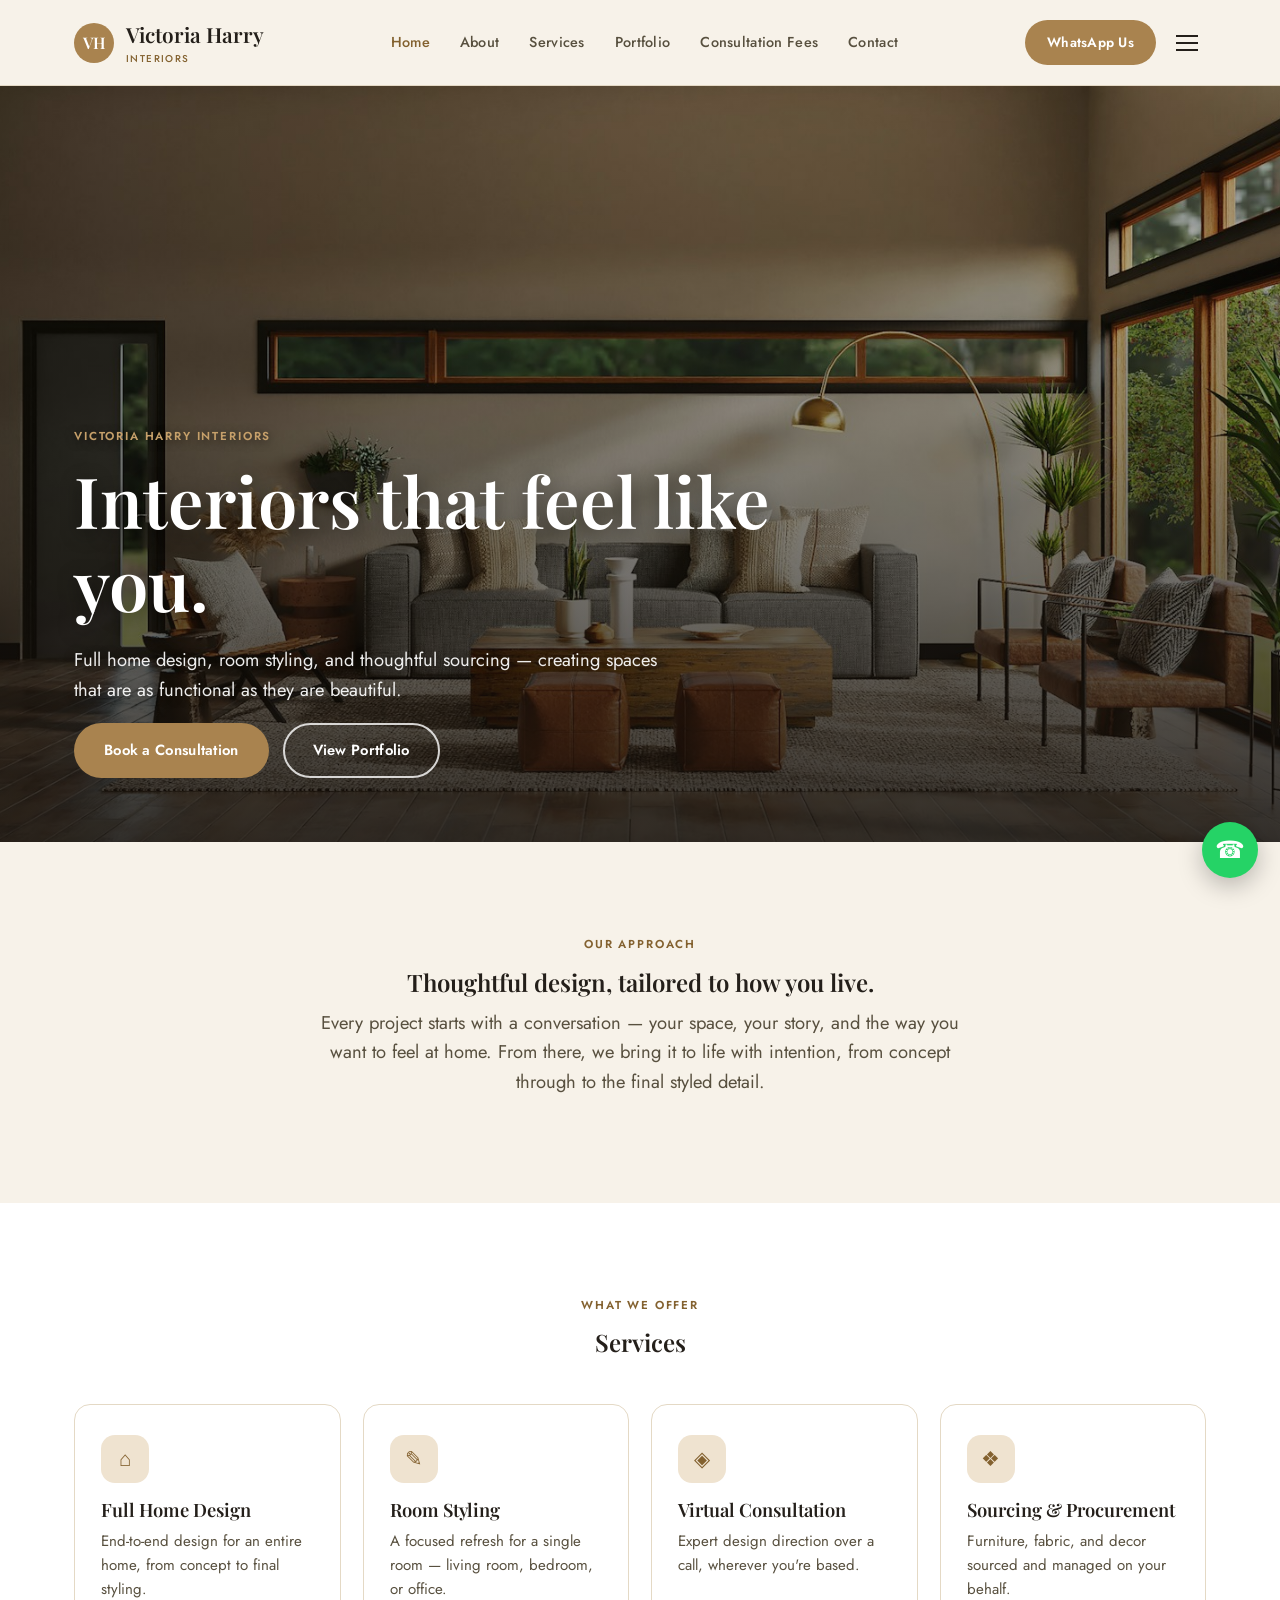
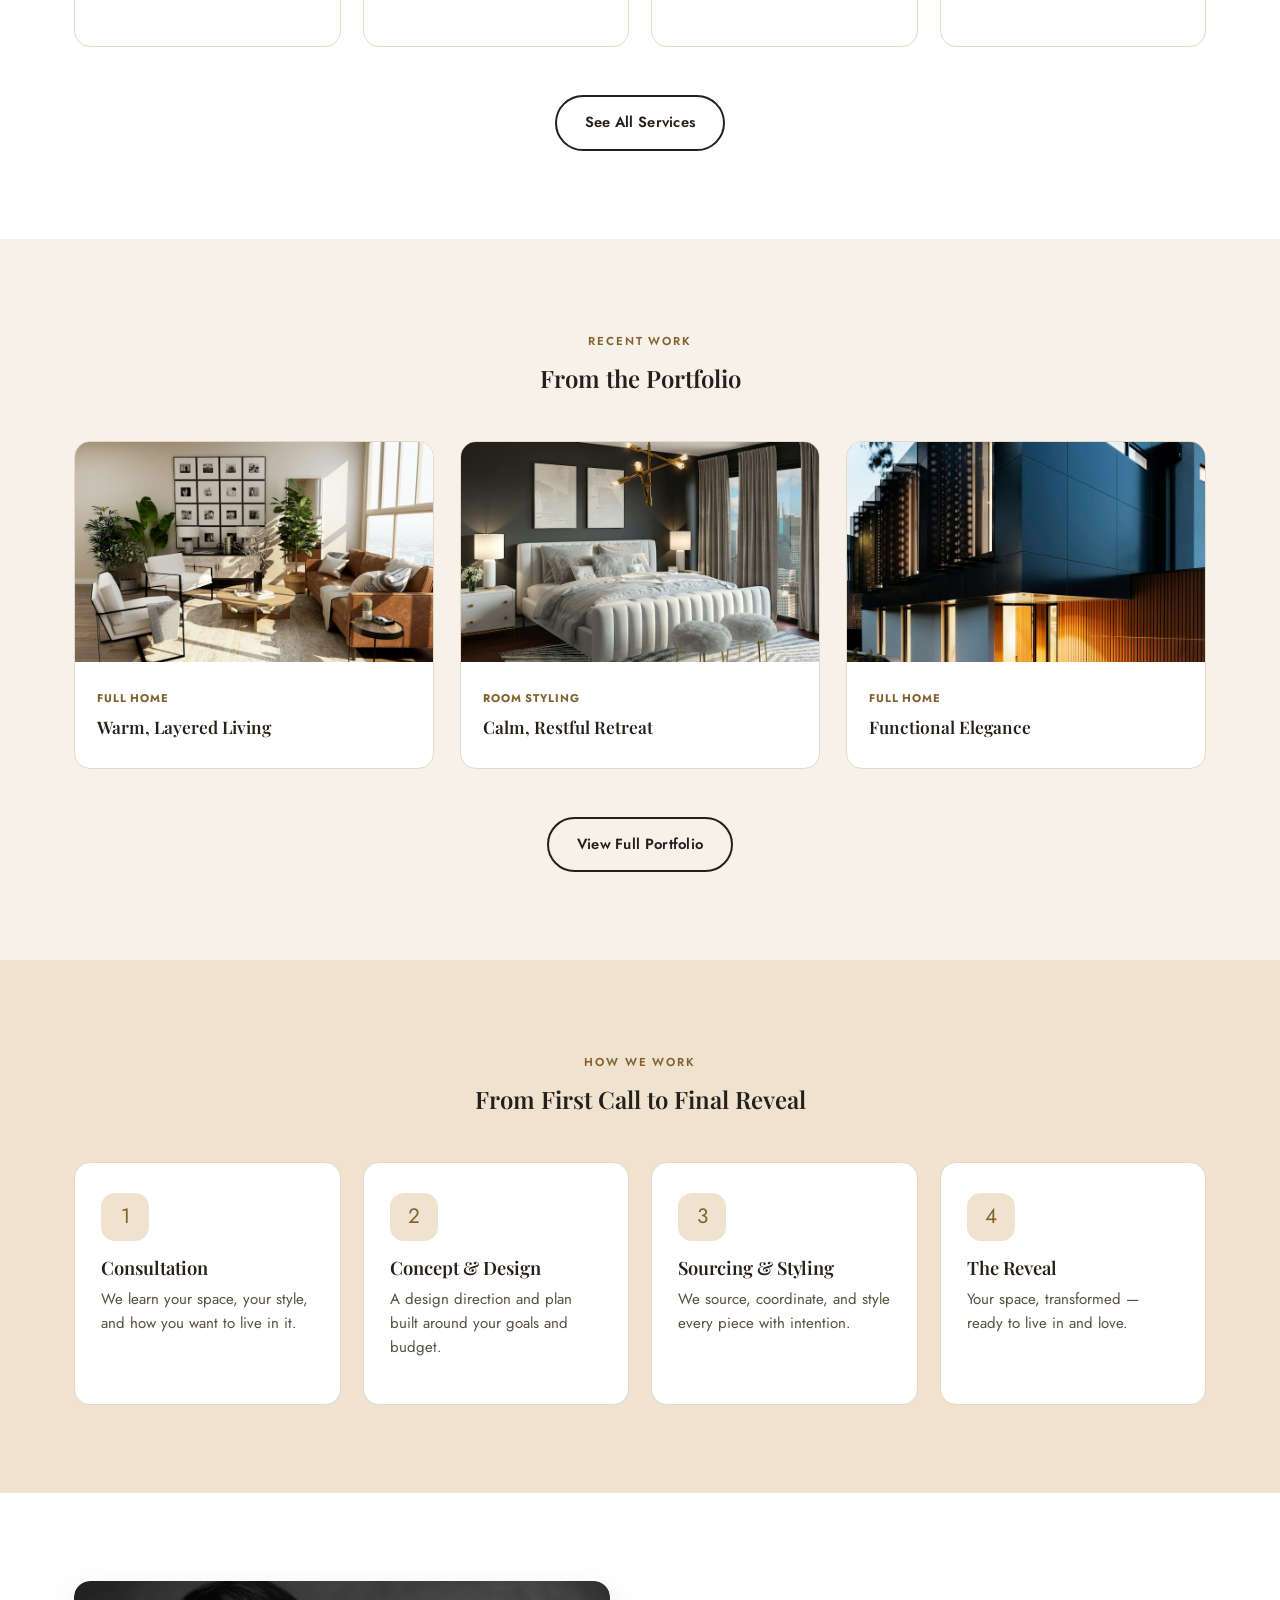
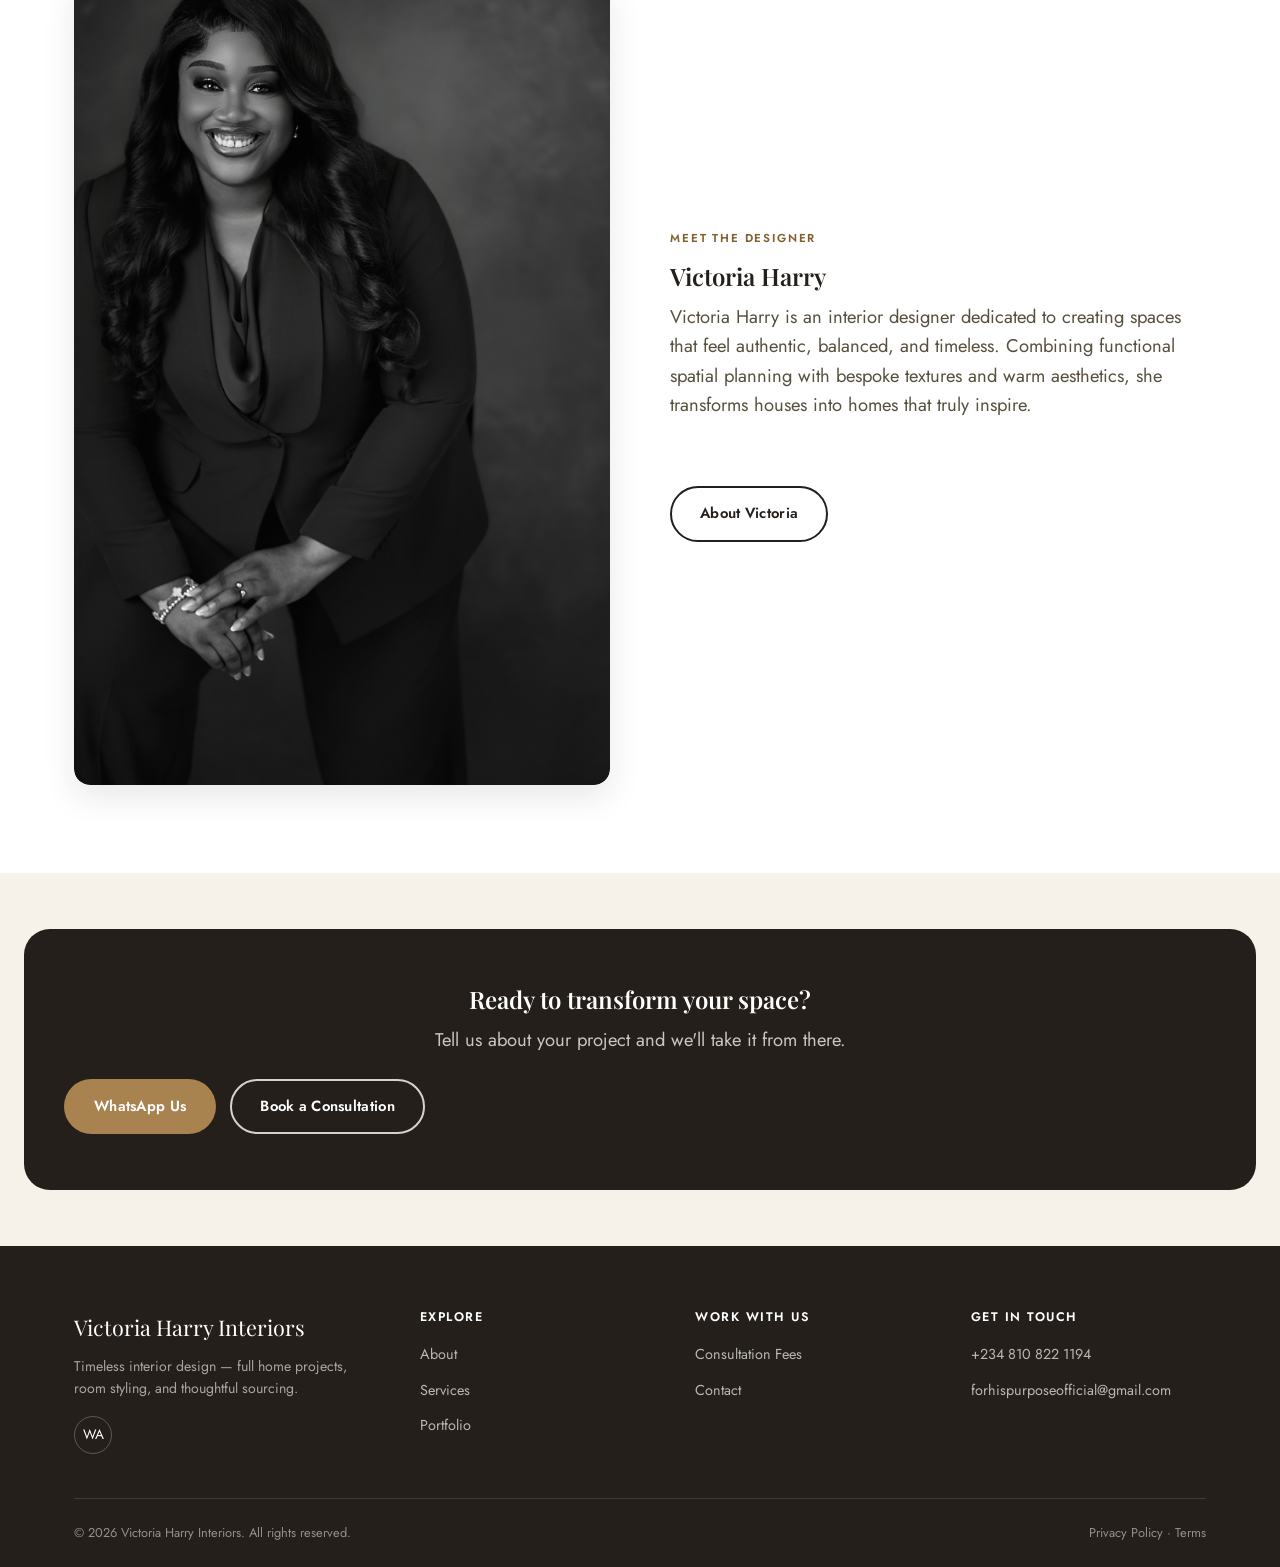
<file: index.html>
<!DOCTYPE html>
<html lang="en">
<head>
<meta charset="UTF-8">
<meta name="viewport" content="width=device-width, initial-scale=1.0">
<title>Victoria Harry Interiors — Timeless Interior Design</title>
<meta name="description" content="Victoria Harry Interiors — full home design, room styling, virtual consultations, and sourcing for spaces that feel like you.">
<link rel="stylesheet" href="css/style.css">
</head>
<body>

<header class="site-header">
  <div class="header-inner">
    <a href="index.html" class="brand"><span class="brand-mark">VH</span><span>Victoria Harry<br><small>Interiors</small></span></a>
    <nav class="top-links">
      <a href="index.html" class="nav-link">Home</a>
      <a href="about.html" class="nav-link">About</a>
      <a href="services.html" class="nav-link">Services</a>
      <a href="portfolio.html" class="nav-link">Portfolio</a>
      <a href="consultation-fees.html" class="nav-link">Consultation Fees</a>
      <a href="contact.html" class="nav-link">Contact</a>
    </nav>
    <div class="header-cta">
      <a href="https://wa.me/2348108221194" target="_blank" rel="noopener" class="btn btn-brass btn-sm">WhatsApp Us</a>
      <button class="menu-toggle" aria-label="Open menu" id="menuToggle">
        <span></span><span></span><span></span>
      </button>
    </div>
  </div>
</header>

<div class="mobile-menu" id="mobileMenu">
  <div class="container mobile-menu-inner">
    <a href="index.html">Home</a>
    <a href="about.html">About</a>
    <a href="services.html">Services</a>
    <a href="portfolio.html">Portfolio</a>
    <a href="consultation-fees.html">Consultation Fees</a>
    <a href="contact.html">Contact</a>
    <a href="https://wa.me/2348108221194" target="_blank" rel="noopener" class="btn btn-brass">WhatsApp Us</a>
  </div>
</div>

<main>

  <!-- HERO — TEGA: this is a gradient placeholder, not a real photo. Once you have
       real interior photography, add it as site/images/hero.jpg and swap the
       hero-full section below to <div class="hero-bg"><img src="images/hero.jpg" ...></div>
       — full instructions are in DEPLOYMENT_GUIDE.md. -->
  <section class="hero-full has-photo">
    <div class="hero-bg">
      <video autoplay muted loop playsinline poster="images/hero.jpg" class="hero-video">
        <source src="images/hero.mp4" type="video/mp4">
        <img src="images/hero.jpg" alt="Interior designed by Victoria Harry Interiors">
      </video>
    </div>
    <div class="hero-overlay"></div>
    <div class="hero-content">
      <span class="eyebrow hero-eyebrow">Victoria Harry Interiors</span>
      <h1>Interiors that feel like you.</h1>
      <p class="lede hero-lede">Full home design, room styling, and thoughtful sourcing — creating spaces that are as functional as they are beautiful.</p>
      <div class="btn-row">
        <a href="contact.html" class="btn btn-brass">Book a Consultation</a>
        <a href="portfolio.html" class="btn btn-outline-light">View Portfolio</a>
      </div>
    </div>
  </section>

  <!-- INTRO -->
  <section class="section center">
    <div class="container">
      <span class="eyebrow">Our Approach</span>
      <h2>Thoughtful design, tailored to how you live.</h2>
      <p class="lede">Every project starts with a conversation — your space, your story, and the way you want to feel at home. From there, we bring it to life with intention, from concept through to the final styled detail.</p>
    </div>
  </section>

  <!-- SERVICES PREVIEW -->
  <section class="section section-alt">
    <div class="container">
      <div class="center mb-lg">
        <span class="eyebrow">What We Offer</span>
        <h2>Services</h2>
      </div>
      <div class="grid-4">
        <div class="card reveal">
          <div class="icon">⌂</div>
          <h3>Full Home Design</h3>
          <p>End-to-end design for an entire home, from concept to final styling.</p>
        </div>
        <div class="card reveal">
          <div class="icon">✎</div>
          <h3>Room Styling</h3>
          <p>A focused refresh for a single room — living room, bedroom, or office.</p>
        </div>
        <div class="card reveal">
          <div class="icon">◈</div>
          <h3>Virtual Consultation</h3>
          <p>Expert design direction over a call, wherever you're based.</p>
        </div>
        <div class="card reveal">
          <div class="icon">❖</div>
          <h3>Sourcing &amp; Procurement</h3>
          <p>Furniture, fabric, and decor sourced and managed on your behalf.</p>
        </div>
      </div>
      <div class="center mt-lg">
        <a href="services.html" class="btn btn-outline">See All Services</a>
      </div>
    </div>
  </section>

  <!-- PORTFOLIO PREVIEW — TEGA: these are gradient placeholders. Once real project
       photos are ready, add them to site/images/portfolio/ and swap each
       <div class="project-media"> below for an <img> — see DEPLOYMENT_GUIDE.md. -->
  <section class="section">
    <div class="container">
      <div class="center mb-lg">
        <span class="eyebrow">Recent Work</span>
        <h2>From the Portfolio</h2>
      </div>
      <div class="grid-3">
        <div class="project-card reveal">
          <div class="project-media"><img src="images/portfolio/living-room.jpg" alt="Living Room — Warm, Layered Living"></div>
          <div class="project-body"><span class="project-tag">Full Home</span><h3>Warm, Layered Living</h3></div>
        </div>
        <div class="project-card reveal">
          <div class="project-media"><img src="images/portfolio/bedroom.jpg" alt="Bedroom Suite — Calm, Restful Retreat"></div>
          <div class="project-body"><span class="project-tag">Room Styling</span><h3>Calm, Restful Retreat</h3></div>
        </div>
        <div class="project-card reveal">
          <div class="project-media"><img src="images/portfolio/kitchen.jpg" alt="Kitchen & Dining — Functional Elegance"></div>
          <div class="project-body"><span class="project-tag">Full Home</span><h3>Functional Elegance</h3></div>
        </div>
      </div>
      <div class="center mt-lg">
        <a href="portfolio.html" class="btn btn-outline">View Full Portfolio</a>
      </div>
    </div>
  </section>

  <!-- PROCESS -->
  <section class="section section-brass">
    <div class="container">
      <div class="center mb-lg">
        <span class="eyebrow">How We Work</span>
        <h2>From First Call to Final Reveal</h2>
      </div>
      <div class="grid-4">
        <div class="card reveal"><div class="icon">1</div><h3>Consultation</h3><p>We learn your space, your style, and how you want to live in it.</p></div>
        <div class="card reveal"><div class="icon">2</div><h3>Concept &amp; Design</h3><p>A design direction and plan built around your goals and budget.</p></div>
        <div class="card reveal"><div class="icon">3</div><h3>Sourcing &amp; Styling</h3><p>We source, coordinate, and style every piece with intention.</p></div>
        <div class="card reveal"><div class="icon">4</div><h3>The Reveal</h3><p>Your space, transformed — ready to live in and love.</p></div>
      </div>
    </div>
  </section>

  <!-- ABOUT PREVIEW -->
  <section class="section section-alt">
    <div class="container split">
      <div class="img-frame reveal"><img src="images/victoria.jpg" alt="Victoria Harry — Lead Designer"></div>
      <div>
        <span class="eyebrow">Meet the Designer</span>
        <h2>Victoria Harry</h2>
        <p class="lede">Victoria Harry is an interior designer dedicated to creating spaces that feel authentic, balanced, and timeless. Combining functional spatial planning with bespoke textures and warm aesthetics, she transforms houses into homes that truly inspire.</p>
        <a href="about.html" class="btn btn-outline mt-lg">About Victoria</a>
      </div>
    </div>
  </section>

  <!-- CTA -->
  <section class="section-tight">
    <div class="cta-band">
      <h2>Ready to transform your space?</h2>
      <p class="lede">Tell us about your project and we'll take it from there.</p>
      <div class="btn-row center" style="margin-top:24px;">
        <a href="https://wa.me/2348108221194" target="_blank" rel="noopener" class="btn btn-brass">WhatsApp Us</a>
        <a href="contact.html" class="btn btn-outline-light">Book a Consultation</a>
      </div>
    </div>
  </section>

</main>

<footer class="site-footer">
  <div class="container">
    <div class="footer-top">
      <div>
        <div class="footer-brand">Victoria Harry Interiors</div>
        <p class="footer-tagline">Timeless interior design — full home projects, room styling, and thoughtful sourcing.</p>
        <div class="social-row">
          <a href="https://wa.me/2348108221194" target="_blank" rel="noopener" aria-label="WhatsApp">WA</a>
        </div>
      </div>
      <div class="footer-col">
        <h4>Explore</h4>
        <ul>
          <li><a href="about.html">About</a></li>
          <li><a href="services.html">Services</a></li>
          <li><a href="portfolio.html">Portfolio</a></li>
        </ul>
      </div>
      <div class="footer-col">
        <h4>Work With Us</h4>
        <ul>
          <li><a href="consultation-fees.html">Consultation Fees</a></li>
          <li><a href="contact.html">Contact</a></li>
        </ul>
      </div>
      <div class="footer-col">
        <h4>Get In Touch</h4>
        <ul>
          <li><a href="https://wa.me/2348108221194" target="_blank" rel="noopener">+234 810 822 1194</a></li>
          <li><a href="mailto:forhispurposeofficial@gmail.com">forhispurposeofficial@gmail.com</a></li>
        </ul>
      </div>
    </div>
    <div class="footer-bottom">
      <span>© <span class="js-year"></span> Victoria Harry Interiors. All rights reserved.</span>
      <span><a href="#">Privacy Policy</a> · <a href="#">Terms</a></span>
    </div>
  </div>
</footer>

<a href="https://wa.me/2348108221194" target="_blank" rel="noopener" class="whatsapp-float" aria-label="Chat on WhatsApp">☎</a>

<script src="js/config.js"></script>
<script src="js/main.js"></script>
</body>
</html>
</file>
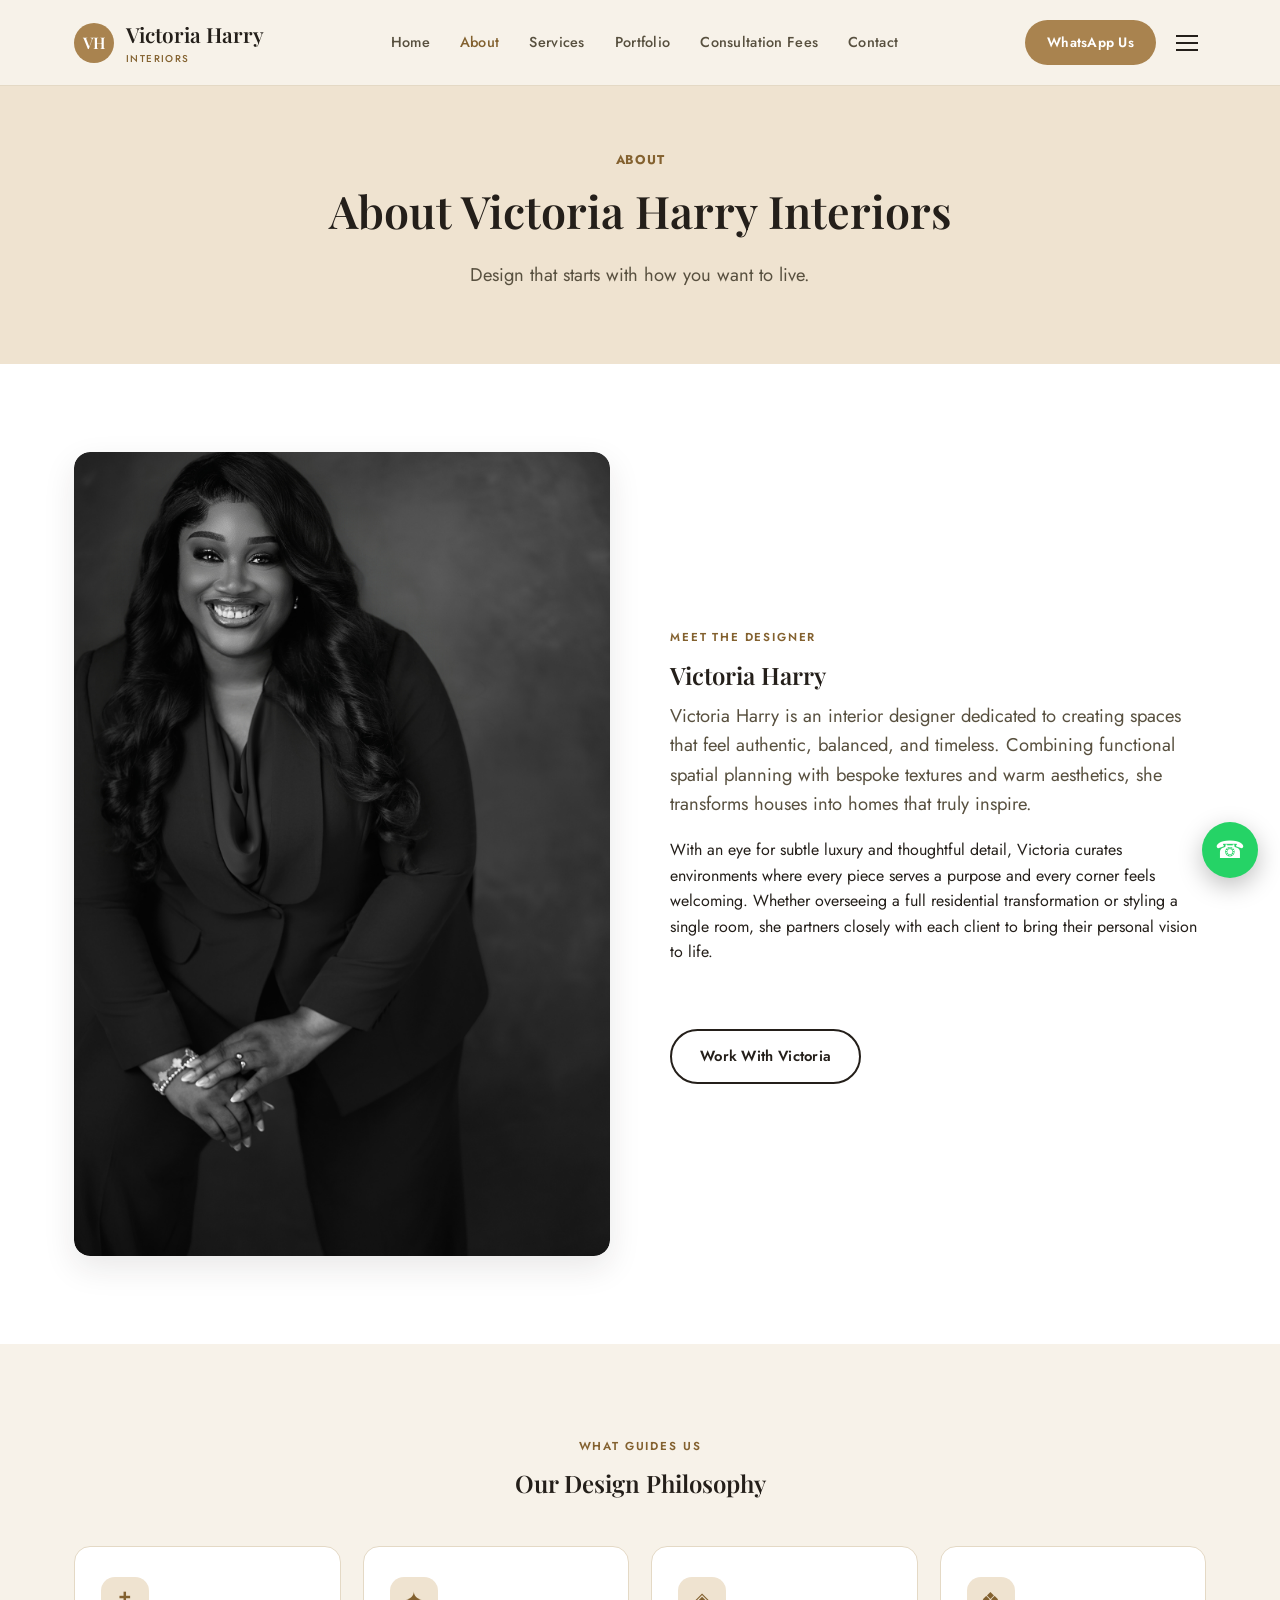
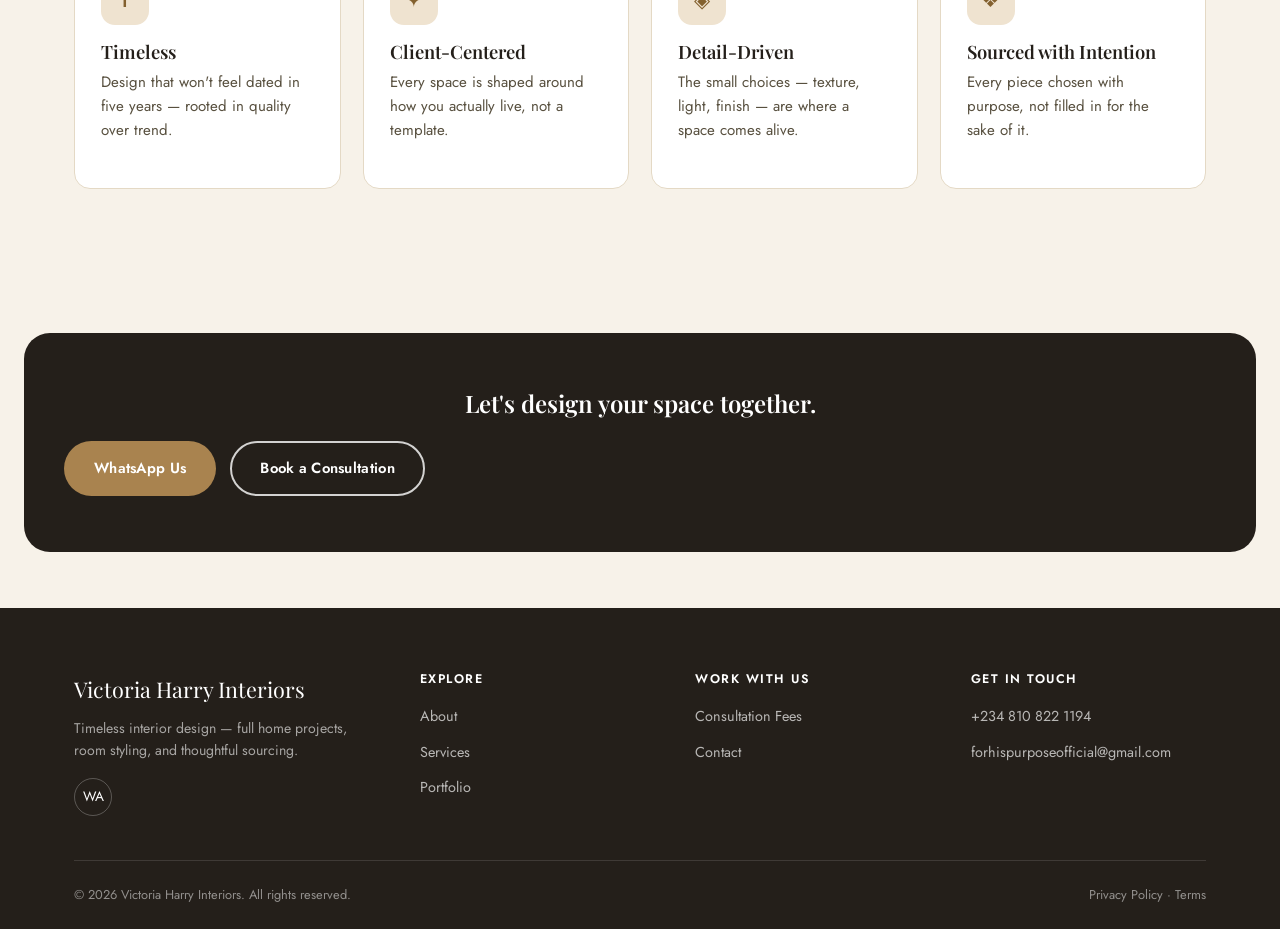
<file: about.html>
<!DOCTYPE html>
<html lang="en">
<head>
<meta charset="UTF-8">
<meta name="viewport" content="width=device-width, initial-scale=1.0">
<title>About — Victoria Harry Interiors</title>
<meta name="description" content="Meet Victoria Harry, founder of Victoria Harry Interiors — timeless, thoughtful interior design.">
<link rel="stylesheet" href="css/style.css">
</head>
<body>

<header class="site-header">
  <div class="header-inner">
    <a href="index.html" class="brand"><span class="brand-mark">VH</span><span>Victoria Harry<br><small>Interiors</small></span></a>
    <nav class="top-links">
      <a href="index.html" class="nav-link">Home</a>
      <a href="about.html" class="nav-link">About</a>
      <a href="services.html" class="nav-link">Services</a>
      <a href="portfolio.html" class="nav-link">Portfolio</a>
      <a href="consultation-fees.html" class="nav-link">Consultation Fees</a>
      <a href="contact.html" class="nav-link">Contact</a>
    </nav>
    <div class="header-cta">
      <a href="https://wa.me/2348108221194" target="_blank" rel="noopener" class="btn btn-brass btn-sm">WhatsApp Us</a>
      <button class="menu-toggle" aria-label="Open menu" id="menuToggle">
        <span></span><span></span><span></span>
      </button>
    </div>
  </div>
</header>

<div class="mobile-menu" id="mobileMenu">
  <div class="container mobile-menu-inner">
    <a href="index.html">Home</a>
    <a href="about.html">About</a>
    <a href="services.html">Services</a>
    <a href="portfolio.html">Portfolio</a>
    <a href="consultation-fees.html">Consultation Fees</a>
    <a href="contact.html">Contact</a>
    <a href="https://wa.me/2348108221194" target="_blank" rel="noopener" class="btn btn-brass">WhatsApp Us</a>
  </div>
</div>

<main>
  <section class="page-hero">
    <div class="container center">
      <div class="breadcrumb">About</div>
      <h1>About Victoria Harry Interiors</h1>
      <p class="lede">Design that starts with how you want to live.</p>
    </div>
  </section>

  <!-- FOUNDER — TEGA: placeholder text and photo below. Send the real bio and a
       photo of Victoria and both will be swapped in. -->
  <section class="section section-alt">
    <div class="container split">
      <div class="img-frame reveal"><img src="images/victoria.jpg" alt="Victoria Harry — Lead Designer"></div>
      <div>
        <span class="eyebrow">Meet the Designer</span>
        <h2>Victoria Harry</h2>
        <p class="lede">Victoria Harry is an interior designer dedicated to creating spaces that feel authentic, balanced, and timeless. Combining functional spatial planning with bespoke textures and warm aesthetics, she transforms houses into homes that truly inspire.</p>
        <p>With an eye for subtle luxury and thoughtful detail, Victoria curates environments where every piece serves a purpose and every corner feels welcoming. Whether overseeing a full residential transformation or styling a single room, she partners closely with each client to bring their personal vision to life.</p>
        <a href="contact.html" class="btn btn-outline mt-lg">Work With Victoria</a>
      </div>
    </div>
  </section>

  <!-- VALUES -->
  <section class="section">
    <div class="container">
      <div class="center mb-lg">
        <span class="eyebrow">What Guides Us</span>
        <h2>Our Design Philosophy</h2>
      </div>
      <div class="grid-4">
        <div class="card reveal"><div class="icon">✝</div><h3>Timeless</h3><p>Design that won't feel dated in five years — rooted in quality over trend.</p></div>
        <div class="card reveal"><div class="icon">✦</div><h3>Client-Centered</h3><p>Every space is shaped around how you actually live, not a template.</p></div>
        <div class="card reveal"><div class="icon">◈</div><h3>Detail-Driven</h3><p>The small choices — texture, light, finish — are where a space comes alive.</p></div>
        <div class="card reveal"><div class="icon">❖</div><h3>Sourced with Intention</h3><p>Every piece chosen with purpose, not filled in for the sake of it.</p></div>
      </div>
    </div>
  </section>

  <!-- CTA -->
  <section class="section-tight">
    <div class="cta-band">
      <h2>Let's design your space together.</h2>
      <div class="btn-row center" style="margin-top:24px;">
        <a href="https://wa.me/2348108221194" target="_blank" rel="noopener" class="btn btn-brass">WhatsApp Us</a>
        <a href="contact.html" class="btn btn-outline-light">Book a Consultation</a>
      </div>
    </div>
  </section>
</main>

<footer class="site-footer">
  <div class="container">
    <div class="footer-top">
      <div>
        <div class="footer-brand">Victoria Harry Interiors</div>
        <p class="footer-tagline">Timeless interior design — full home projects, room styling, and thoughtful sourcing.</p>
        <div class="social-row">
          <a href="https://wa.me/2348108221194" target="_blank" rel="noopener" aria-label="WhatsApp">WA</a>
        </div>
      </div>
      <div class="footer-col">
        <h4>Explore</h4>
        <ul>
          <li><a href="about.html">About</a></li>
          <li><a href="services.html">Services</a></li>
          <li><a href="portfolio.html">Portfolio</a></li>
        </ul>
      </div>
      <div class="footer-col">
        <h4>Work With Us</h4>
        <ul>
          <li><a href="consultation-fees.html">Consultation Fees</a></li>
          <li><a href="contact.html">Contact</a></li>
        </ul>
      </div>
      <div class="footer-col">
        <h4>Get In Touch</h4>
        <ul>
          <li><a href="https://wa.me/2348108221194" target="_blank" rel="noopener">+234 810 822 1194</a></li>
          <li><a href="mailto:forhispurposeofficial@gmail.com">forhispurposeofficial@gmail.com</a></li>
        </ul>
      </div>
    </div>
    <div class="footer-bottom">
      <span>© <span class="js-year"></span> Victoria Harry Interiors. All rights reserved.</span>
      <span><a href="#">Privacy Policy</a> · <a href="#">Terms</a></span>
    </div>
  </div>
</footer>

<a href="https://wa.me/2348108221194" target="_blank" rel="noopener" class="whatsapp-float" aria-label="Chat on WhatsApp">☎</a>

<script src="js/config.js"></script>
<script src="js/main.js"></script>
</body>
</html>
</file>
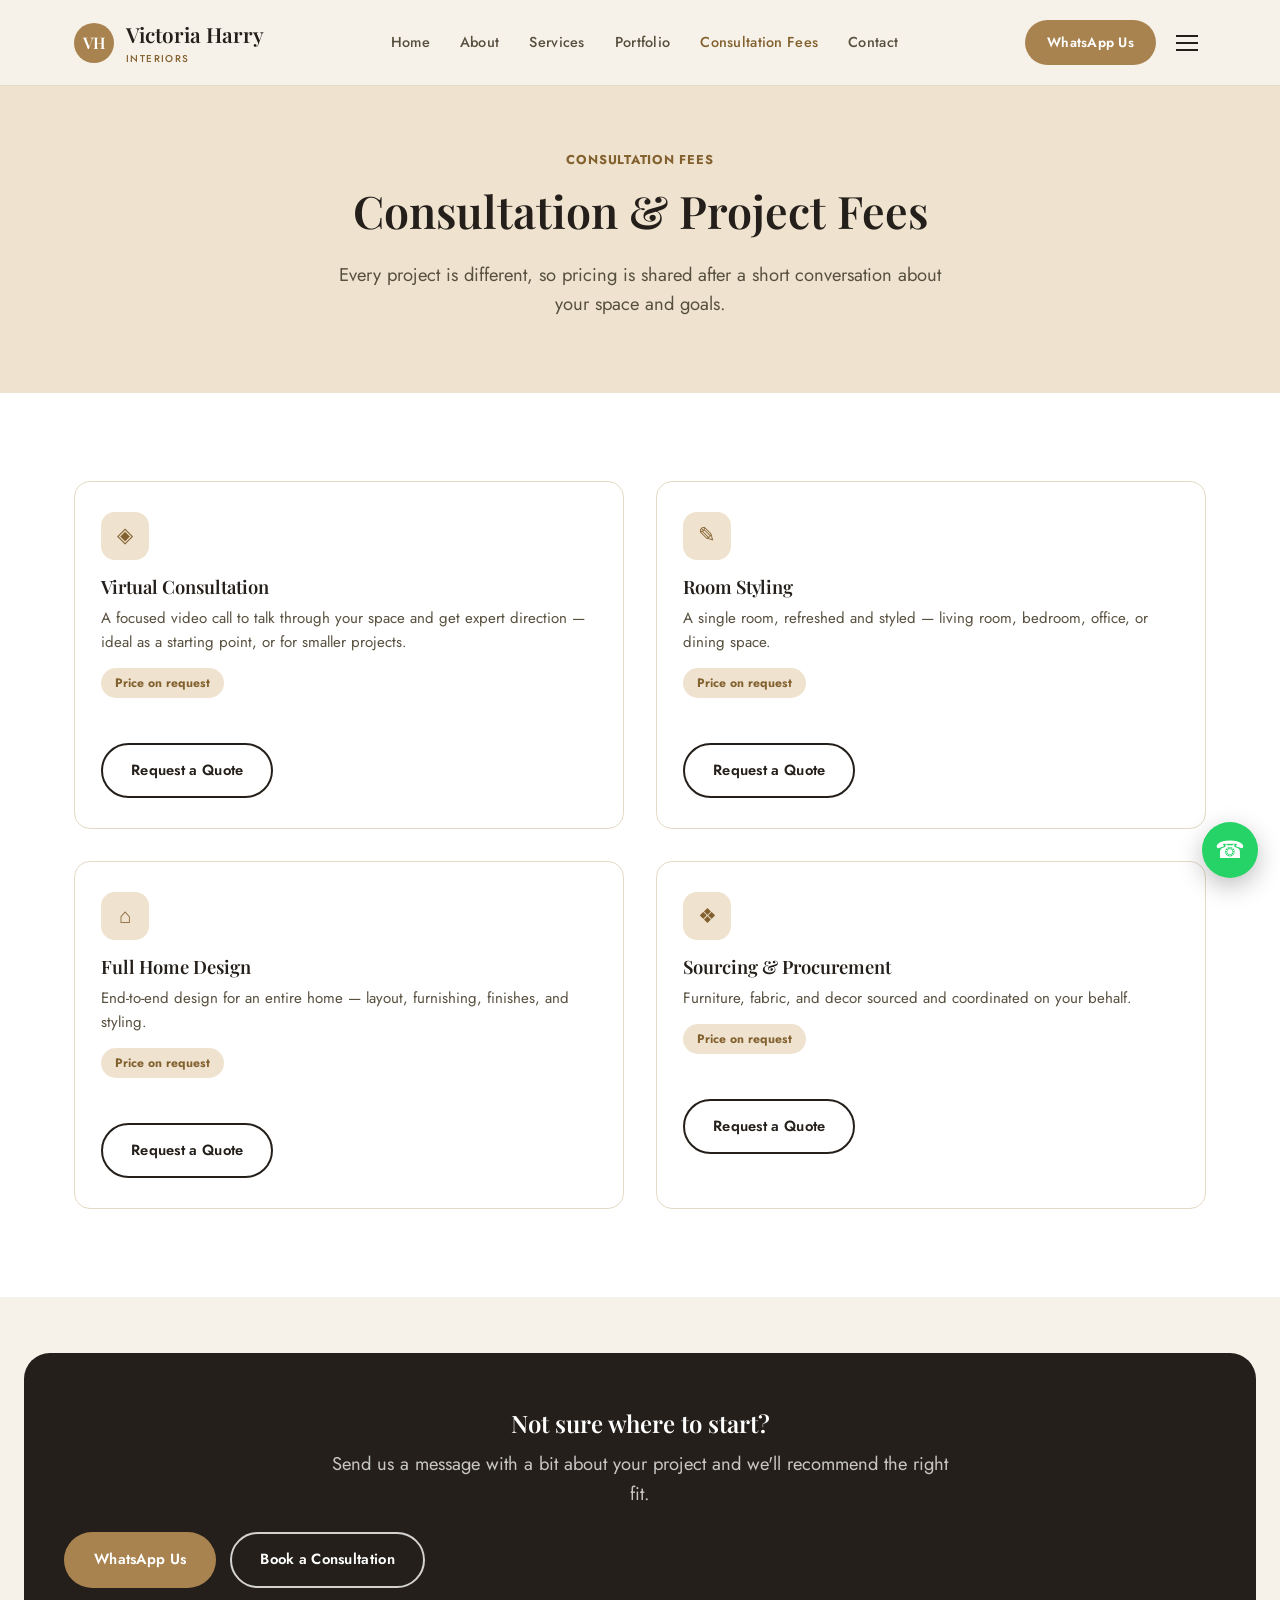
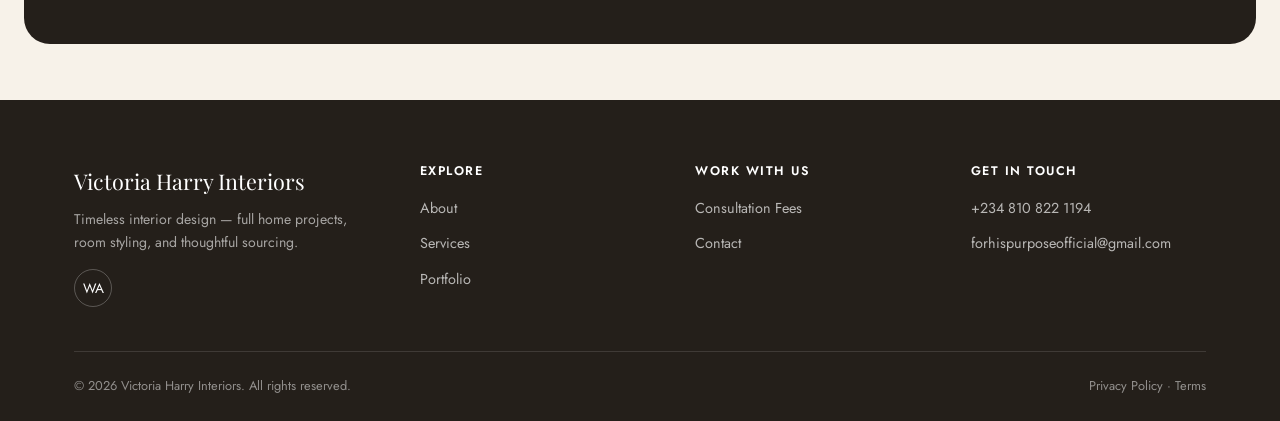
<file: consultation-fees.html>
<!DOCTYPE html>
<html lang="en">
<head>
<meta charset="UTF-8">
<meta name="viewport" content="width=device-width, initial-scale=1.0">
<title>Consultation Fees — Victoria Harry Interiors</title>
<meta name="description" content="Consultation and project options from Victoria Harry Interiors — pricing shared after a short discovery call.">
<link rel="stylesheet" href="css/style.css">
</head>
<body>

<header class="site-header">
  <div class="header-inner">
    <a href="index.html" class="brand"><span class="brand-mark">VH</span><span>Victoria Harry<br><small>Interiors</small></span></a>
    <nav class="top-links">
      <a href="index.html" class="nav-link">Home</a>
      <a href="about.html" class="nav-link">About</a>
      <a href="services.html" class="nav-link">Services</a>
      <a href="portfolio.html" class="nav-link">Portfolio</a>
      <a href="consultation-fees.html" class="nav-link">Consultation Fees</a>
      <a href="contact.html" class="nav-link">Contact</a>
    </nav>
    <div class="header-cta">
      <a href="https://wa.me/2348108221194" target="_blank" rel="noopener" class="btn btn-brass btn-sm">WhatsApp Us</a>
      <button class="menu-toggle" aria-label="Open menu" id="menuToggle">
        <span></span><span></span><span></span>
      </button>
    </div>
  </div>
</header>

<div class="mobile-menu" id="mobileMenu">
  <div class="container mobile-menu-inner">
    <a href="index.html">Home</a>
    <a href="about.html">About</a>
    <a href="services.html">Services</a>
    <a href="portfolio.html">Portfolio</a>
    <a href="consultation-fees.html">Consultation Fees</a>
    <a href="contact.html">Contact</a>
    <a href="https://wa.me/2348108221194" target="_blank" rel="noopener" class="btn btn-brass">WhatsApp Us</a>
  </div>
</div>

<!-- TEGA: this page intentionally does NOT show fixed prices — final cost depends
     on project scope, so each category links to the contact form to request a quote,
     the same way most interior design studios do it. If you'd rather show real
     starting prices publicly (e.g. "Full Home Design — from ₦500,000"), send me the
     real numbers per category and I'll add them directly under each price tag below. -->
<main>
  <section class="page-hero">
    <div class="container center">
      <div class="breadcrumb">Consultation Fees</div>
      <h1>Consultation &amp; Project Fees</h1>
      <p class="lede">Every project is different, so pricing is shared after a short conversation about your space and goals.</p>
    </div>
  </section>

  <section class="section section-alt">
    <div class="container">
      <div class="grid-2">
        <div class="card reveal">
          <div class="icon">◈</div>
          <h3>Virtual Consultation</h3>
          <p>A focused video call to talk through your space and get expert direction — ideal as a starting point, or for smaller projects.</p>
          <span class="tag-pill">Price on request</span>
          <div class="mt-lg"><a href="contact.html" class="btn btn-outline">Request a Quote</a></div>
        </div>
        <div class="card reveal">
          <div class="icon">✎</div>
          <h3>Room Styling</h3>
          <p>A single room, refreshed and styled — living room, bedroom, office, or dining space.</p>
          <span class="tag-pill">Price on request</span>
          <div class="mt-lg"><a href="contact.html" class="btn btn-outline">Request a Quote</a></div>
        </div>
        <div class="card reveal">
          <div class="icon">⌂</div>
          <h3>Full Home Design</h3>
          <p>End-to-end design for an entire home — layout, furnishing, finishes, and styling.</p>
          <span class="tag-pill">Price on request</span>
          <div class="mt-lg"><a href="contact.html" class="btn btn-outline">Request a Quote</a></div>
        </div>
        <div class="card reveal">
          <div class="icon">❖</div>
          <h3>Sourcing &amp; Procurement</h3>
          <p>Furniture, fabric, and decor sourced and coordinated on your behalf.</p>
          <span class="tag-pill">Price on request</span>
          <div class="mt-lg"><a href="contact.html" class="btn btn-outline">Request a Quote</a></div>
        </div>
      </div>
    </div>
  </section>

  <section class="section-tight">
    <div class="cta-band">
      <h2>Not sure where to start?</h2>
      <p class="lede">Send us a message with a bit about your project and we'll recommend the right fit.</p>
      <div class="btn-row center" style="margin-top:24px;">
        <a href="https://wa.me/2348108221194" target="_blank" rel="noopener" class="btn btn-brass">WhatsApp Us</a>
        <a href="contact.html" class="btn btn-outline-light">Book a Consultation</a>
      </div>
    </div>
  </section>
</main>

<footer class="site-footer">
  <div class="container">
    <div class="footer-top">
      <div>
        <div class="footer-brand">Victoria Harry Interiors</div>
        <p class="footer-tagline">Timeless interior design — full home projects, room styling, and thoughtful sourcing.</p>
        <div class="social-row">
          <a href="https://wa.me/2348108221194" target="_blank" rel="noopener" aria-label="WhatsApp">WA</a>
        </div>
      </div>
      <div class="footer-col">
        <h4>Explore</h4>
        <ul>
          <li><a href="about.html">About</a></li>
          <li><a href="services.html">Services</a></li>
          <li><a href="portfolio.html">Portfolio</a></li>
        </ul>
      </div>
      <div class="footer-col">
        <h4>Work With Us</h4>
        <ul>
          <li><a href="consultation-fees.html">Consultation Fees</a></li>
          <li><a href="contact.html">Contact</a></li>
        </ul>
      </div>
      <div class="footer-col">
        <h4>Get In Touch</h4>
        <ul>
          <li><a href="https://wa.me/2348108221194" target="_blank" rel="noopener">+234 810 822 1194</a></li>
          <li><a href="mailto:forhispurposeofficial@gmail.com">forhispurposeofficial@gmail.com</a></li>
        </ul>
      </div>
    </div>
    <div class="footer-bottom">
      <span>© <span class="js-year"></span> Victoria Harry Interiors. All rights reserved.</span>
      <span><a href="#">Privacy Policy</a> · <a href="#">Terms</a></span>
    </div>
  </div>
</footer>

<a href="https://wa.me/2348108221194" target="_blank" rel="noopener" class="whatsapp-float" aria-label="Chat on WhatsApp">☎</a>

<script src="js/config.js"></script>
<script src="js/main.js"></script>
</body>
</html>
</file>
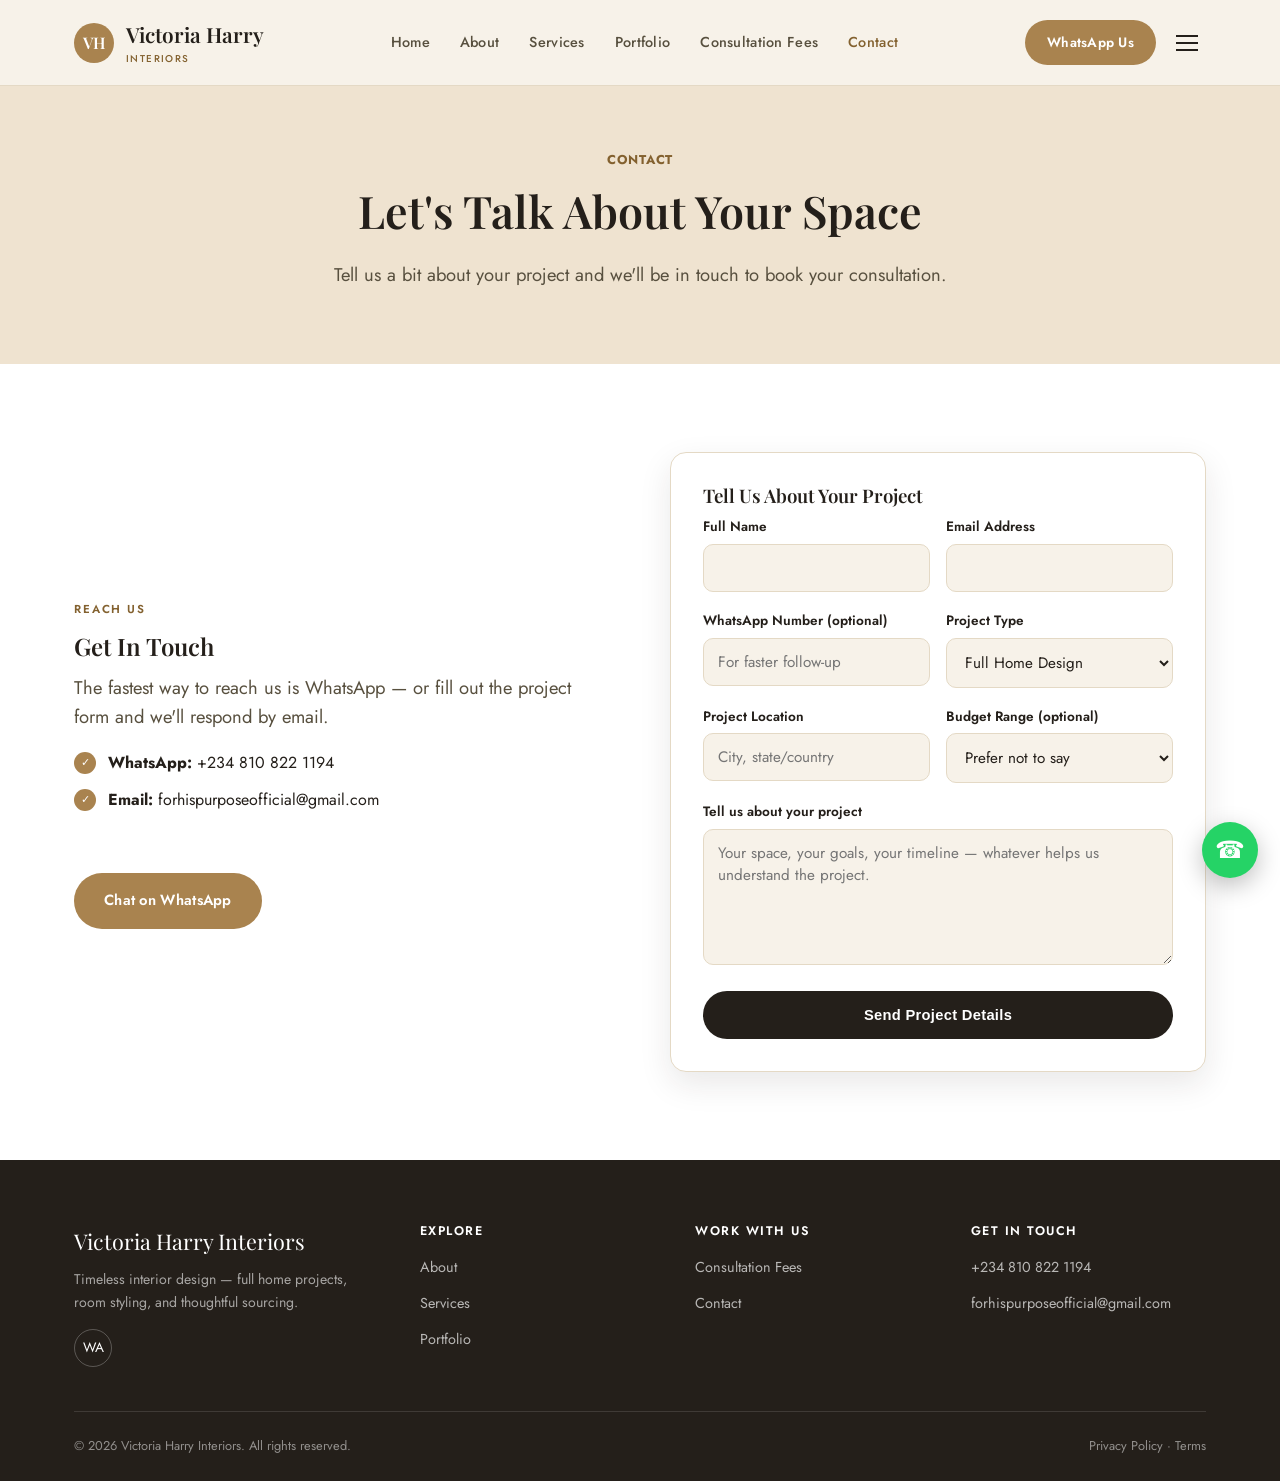
<file: contact.html>
<!DOCTYPE html>
<html lang="en">
<head>
<meta charset="UTF-8">
<meta name="viewport" content="width=device-width, initial-scale=1.0">
<title>Contact — Victoria Harry Interiors</title>
<meta name="description" content="Book a consultation with Victoria Harry Interiors — tell us about your project.">
<link rel="stylesheet" href="css/style.css">
</head>
<body>

<header class="site-header">
  <div class="header-inner">
    <a href="index.html" class="brand"><span class="brand-mark">VH</span><span>Victoria Harry<br><small>Interiors</small></span></a>
    <nav class="top-links">
      <a href="index.html" class="nav-link">Home</a>
      <a href="about.html" class="nav-link">About</a>
      <a href="services.html" class="nav-link">Services</a>
      <a href="portfolio.html" class="nav-link">Portfolio</a>
      <a href="consultation-fees.html" class="nav-link">Consultation Fees</a>
      <a href="contact.html" class="nav-link">Contact</a>
    </nav>
    <div class="header-cta">
      <a href="https://wa.me/2348108221194" target="_blank" rel="noopener" class="btn btn-brass btn-sm">WhatsApp Us</a>
      <button class="menu-toggle" aria-label="Open menu" id="menuToggle">
        <span></span><span></span><span></span>
      </button>
    </div>
  </div>
</header>

<div class="mobile-menu" id="mobileMenu">
  <div class="container mobile-menu-inner">
    <a href="index.html">Home</a>
    <a href="about.html">About</a>
    <a href="services.html">Services</a>
    <a href="portfolio.html">Portfolio</a>
    <a href="consultation-fees.html">Consultation Fees</a>
    <a href="contact.html">Contact</a>
    <a href="https://wa.me/2348108221194" target="_blank" rel="noopener" class="btn btn-brass">WhatsApp Us</a>
  </div>
</div>

<main>
  <section class="page-hero">
    <div class="container center">
      <div class="breadcrumb">Contact</div>
      <h1>Let's Talk About Your Space</h1>
      <p class="lede">Tell us a bit about your project and we'll be in touch to book your consultation.</p>
    </div>
  </section>

  <section class="section section-alt">
    <div class="container split">
      <div>
        <span class="eyebrow">Reach Us</span>
        <h2>Get In Touch</h2>
        <p class="lede">The fastest way to reach us is WhatsApp — or fill out the project form and we'll respond by email.</p>
        <ul class="check-list">
          <li><span class="dot">✓</span><div><strong>WhatsApp:</strong> <a href="https://wa.me/2348108221194" target="_blank" rel="noopener">+234 810 822 1194</a></div></li>
          <li><span class="dot">✓</span><div><strong>Email:</strong> <a href="mailto:forhispurposeofficial@gmail.com">forhispurposeofficial@gmail.com</a></div></li>
        </ul>
        <a href="https://wa.me/2348108221194" target="_blank" rel="noopener" class="btn btn-brass mt-lg">Chat on WhatsApp</a>
      </div>

      <div class="form-card">
        <h3>Tell Us About Your Project</h3>
        <form data-demo-form data-endpoint="/api/consultation">
          <div class="field-row">
            <div class="field"><label for="c-name">Full Name</label><input type="text" id="c-name" name="name" required></div>
            <div class="field"><label for="c-email">Email Address</label><input type="email" id="c-email" name="email" required></div>
          </div>
          <div class="field-row">
            <div class="field"><label for="c-whatsapp">WhatsApp Number (optional)</label><input type="tel" id="c-whatsapp" name="whatsapp" placeholder="For faster follow-up"></div>
            <div class="field"><label for="c-type">Project Type</label>
              <select id="c-type" name="project_type">
                <option>Full Home Design</option>
                <option>Room Styling</option>
                <option>Virtual Consultation</option>
                <option>Sourcing &amp; Procurement</option>
                <option>General Enquiry</option>
              </select>
            </div>
          </div>
          <div class="field-row">
            <div class="field"><label for="c-location">Project Location</label><input type="text" id="c-location" name="location" placeholder="City, state/country"></div>
            <div class="field"><label for="c-budget">Budget Range (optional)</label>
              <select id="c-budget" name="budget_range">
                <option value="">Prefer not to say</option>
                <option>Under ₦500,000</option>
                <option>₦500,000 – ₦2,000,000</option>
                <option>₦2,000,000 – ₦5,000,000</option>
                <option>Above ₦5,000,000</option>
              </select>
            </div>
          </div>
          <div class="field"><label for="c-message">Tell us about your project</label><textarea id="c-message" name="message" rows="5" required placeholder="Your space, your goals, your timeline — whatever helps us understand the project."></textarea></div>
          <button type="submit" class="btn btn-primary" style="width:100%;">Send Project Details</button>
        </form>
        <div class="form-success">Thank you — we've received your project details and will be in touch soon.</div>
      </div>
    </div>
  </section>
</main>

<footer class="site-footer">
  <div class="container">
    <div class="footer-top">
      <div>
        <div class="footer-brand">Victoria Harry Interiors</div>
        <p class="footer-tagline">Timeless interior design — full home projects, room styling, and thoughtful sourcing.</p>
        <div class="social-row">
          <a href="https://wa.me/2348108221194" target="_blank" rel="noopener" aria-label="WhatsApp">WA</a>
        </div>
      </div>
      <div class="footer-col">
        <h4>Explore</h4>
        <ul>
          <li><a href="about.html">About</a></li>
          <li><a href="services.html">Services</a></li>
          <li><a href="portfolio.html">Portfolio</a></li>
        </ul>
      </div>
      <div class="footer-col">
        <h4>Work With Us</h4>
        <ul>
          <li><a href="consultation-fees.html">Consultation Fees</a></li>
          <li><a href="contact.html">Contact</a></li>
        </ul>
      </div>
      <div class="footer-col">
        <h4>Get In Touch</h4>
        <ul>
          <li><a href="https://wa.me/2348108221194" target="_blank" rel="noopener">+234 810 822 1194</a></li>
          <li><a href="mailto:forhispurposeofficial@gmail.com">forhispurposeofficial@gmail.com</a></li>
        </ul>
      </div>
    </div>
    <div class="footer-bottom">
      <span>© <span class="js-year"></span> Victoria Harry Interiors. All rights reserved.</span>
      <span><a href="#">Privacy Policy</a> · <a href="#">Terms</a></span>
    </div>
  </div>
</footer>

<a href="https://wa.me/2348108221194" target="_blank" rel="noopener" class="whatsapp-float" aria-label="Chat on WhatsApp">☎</a>

<script src="js/config.js"></script>
<script src="js/main.js"></script>
</body>
</html>
</file>
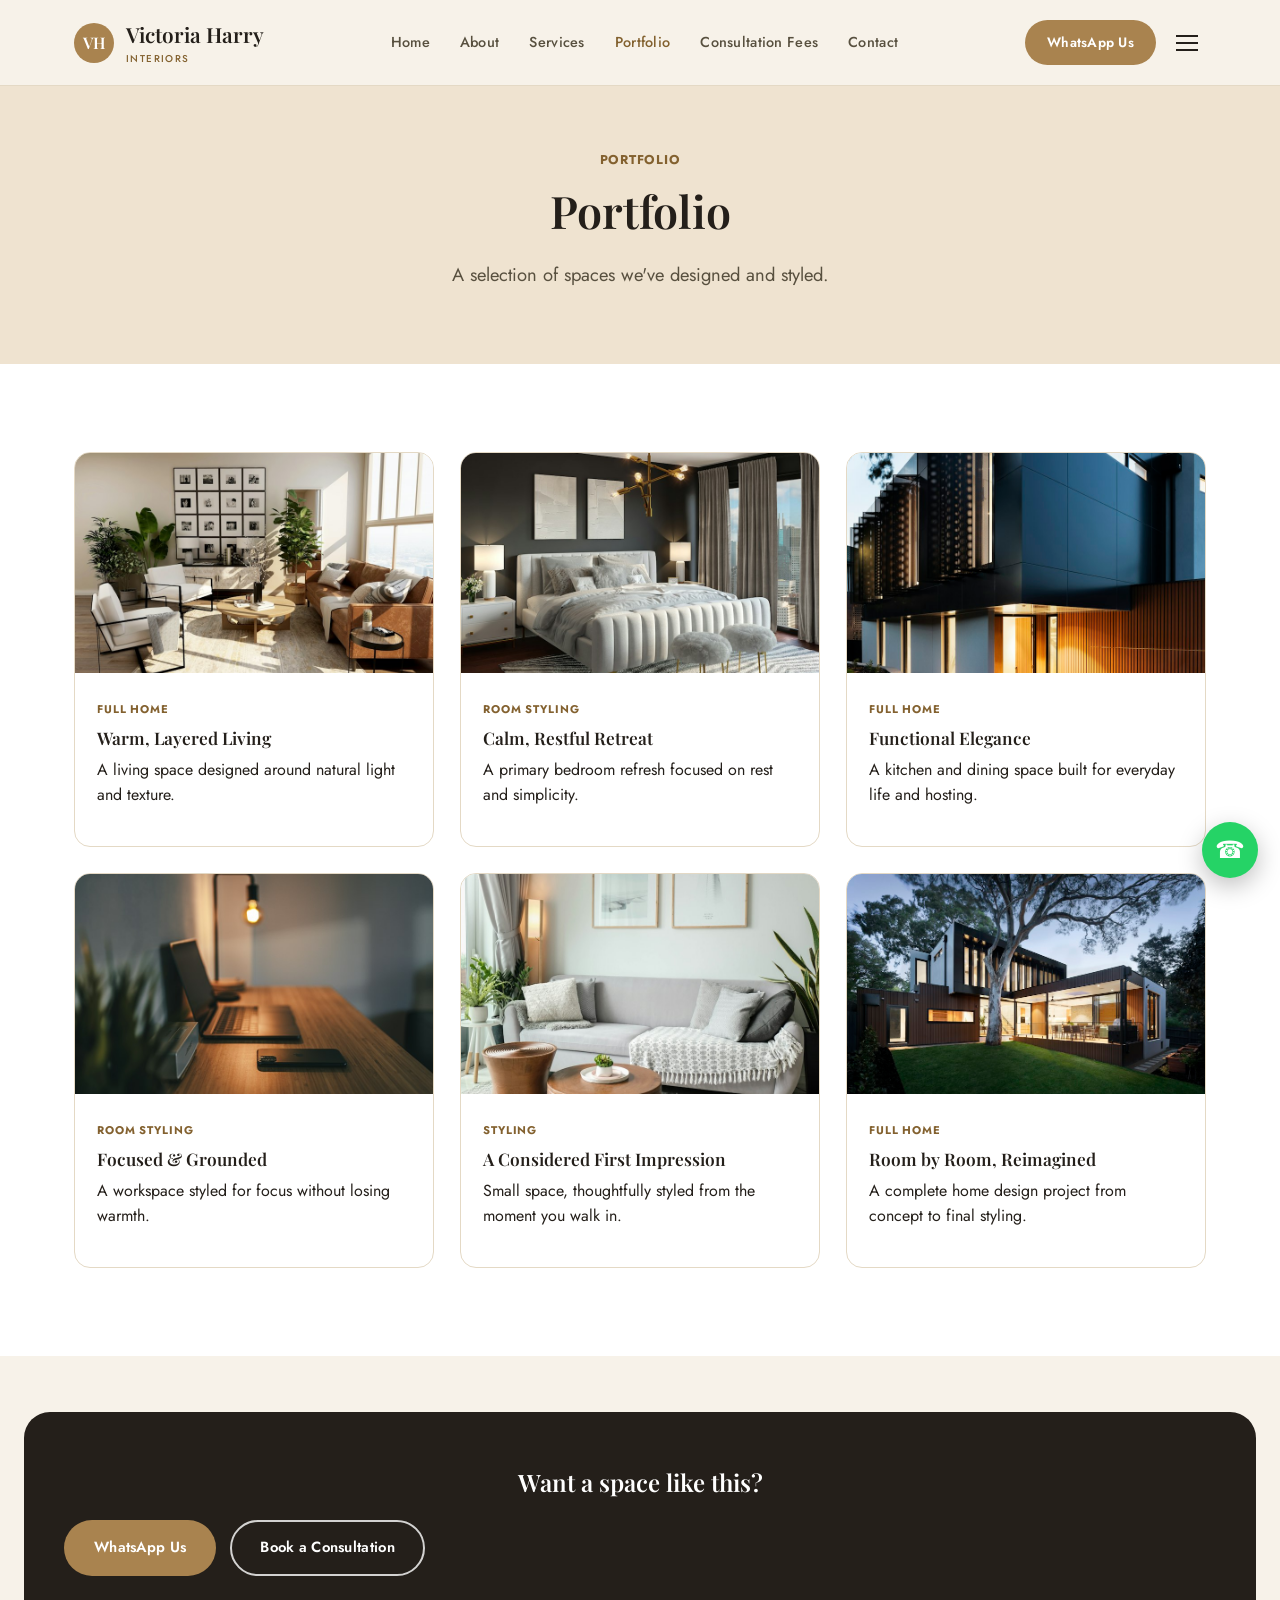
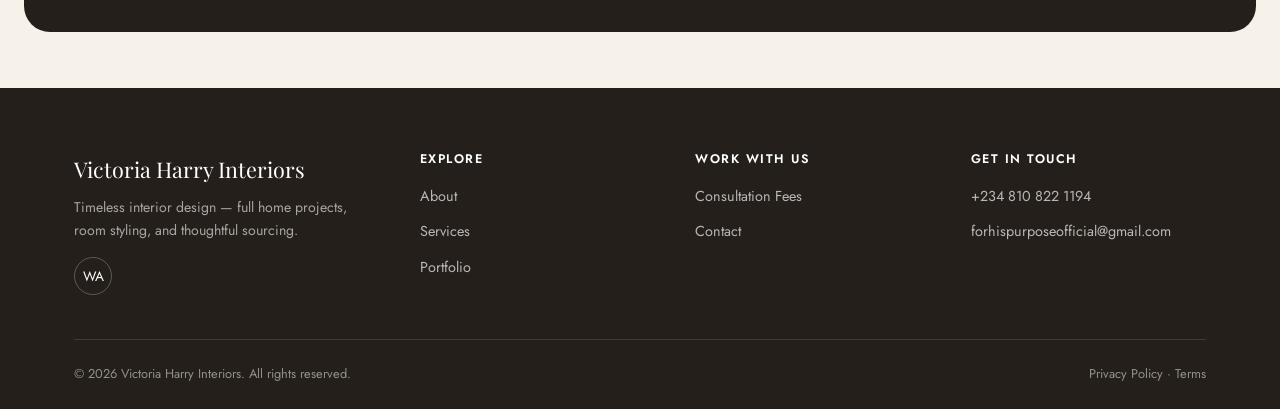
<file: portfolio.html>
<!DOCTYPE html>
<html lang="en">
<head>
<meta charset="UTF-8">
<meta name="viewport" content="width=device-width, initial-scale=1.0">
<title>Portfolio — Victoria Harry Interiors</title>
<meta name="description" content="A look at projects by Victoria Harry Interiors — full homes, room styling, and more.">
<link rel="stylesheet" href="css/style.css">
</head>
<body>

<header class="site-header">
  <div class="header-inner">
    <a href="index.html" class="brand"><span class="brand-mark">VH</span><span>Victoria Harry<br><small>Interiors</small></span></a>
    <nav class="top-links">
      <a href="index.html" class="nav-link">Home</a>
      <a href="about.html" class="nav-link">About</a>
      <a href="services.html" class="nav-link">Services</a>
      <a href="portfolio.html" class="nav-link">Portfolio</a>
      <a href="consultation-fees.html" class="nav-link">Consultation Fees</a>
      <a href="contact.html" class="nav-link">Contact</a>
    </nav>
    <div class="header-cta">
      <a href="https://wa.me/2348108221194" target="_blank" rel="noopener" class="btn btn-brass btn-sm">WhatsApp Us</a>
      <button class="menu-toggle" aria-label="Open menu" id="menuToggle">
        <span></span><span></span><span></span>
      </button>
    </div>
  </div>
</header>

<div class="mobile-menu" id="mobileMenu">
  <div class="container mobile-menu-inner">
    <a href="index.html">Home</a>
    <a href="about.html">About</a>
    <a href="services.html">Services</a>
    <a href="portfolio.html">Portfolio</a>
    <a href="consultation-fees.html">Consultation Fees</a>
    <a href="contact.html">Contact</a>
    <a href="https://wa.me/2348108221194" target="_blank" rel="noopener" class="btn btn-brass">WhatsApp Us</a>
  </div>
</div>

<main>
  <section class="page-hero">
    <div class="container center">
      <div class="breadcrumb">Portfolio</div>
      <h1>Portfolio</h1>
      <p class="lede">A selection of spaces we've designed and styled.</p>
    </div>
  </section>

  <!-- TEGA: every card below is a placeholder — no real project photos exist yet.
       Once you have real photos, create a folder like site/images/portfolio/project-1/
       for each project, add the images, and replace the matching
       <div class="project-media"> with an <img> tag. Full steps in DEPLOYMENT_GUIDE.md. -->
  <section class="section section-alt">
    <div class="container">
      <div class="grid-3">
        <div class="project-card reveal">
          <div class="project-media"><img src="images/portfolio/living-room.jpg" alt="Living Room — Warm, Layered Living"></div>
          <div class="project-body"><span class="project-tag">Full Home</span><h3>Warm, Layered Living</h3><p>A living space designed around natural light and texture.</p></div>
        </div>
        <div class="project-card reveal">
          <div class="project-media"><img src="images/portfolio/bedroom.jpg" alt="Bedroom Suite — Calm, Restful Retreat"></div>
          <div class="project-body"><span class="project-tag">Room Styling</span><h3>Calm, Restful Retreat</h3><p>A primary bedroom refresh focused on rest and simplicity.</p></div>
        </div>
        <div class="project-card reveal">
          <div class="project-media"><img src="images/portfolio/kitchen.jpg" alt="Kitchen & Dining — Functional Elegance"></div>
          <div class="project-body"><span class="project-tag">Full Home</span><h3>Functional Elegance</h3><p>A kitchen and dining space built for everyday life and hosting.</p></div>
        </div>
        <div class="project-card reveal">
          <div class="project-media"><img src="images/portfolio/office.jpg" alt="Home Office — Focused & Grounded"></div>
          <div class="project-body"><span class="project-tag">Room Styling</span><h3>Focused &amp; Grounded</h3><p>A workspace styled for focus without losing warmth.</p></div>
        </div>
        <div class="project-card reveal">
          <div class="project-media"><img src="images/portfolio/entryway.jpg" alt="Entryway — Considered First Impression"></div>
          <div class="project-body"><span class="project-tag">Styling</span><h3>A Considered First Impression</h3><p>Small space, thoughtfully styled from the moment you walk in.</p></div>
        </div>
        <div class="project-card reveal">
          <div class="project-media"><img src="images/portfolio/full-home.jpg" alt="Full Home Project — Room by Room"></div>
          <div class="project-body"><span class="project-tag">Full Home</span><h3>Room by Room, Reimagined</h3><p>A complete home design project from concept to final styling.</p></div>
        </div>
      </div>
    </div>
  </section>

  <section class="section-tight">
    <div class="cta-band">
      <h2>Want a space like this?</h2>
      <div class="btn-row center" style="margin-top:24px;">
        <a href="https://wa.me/2348108221194" target="_blank" rel="noopener" class="btn btn-brass">WhatsApp Us</a>
        <a href="contact.html" class="btn btn-outline-light">Book a Consultation</a>
      </div>
    </div>
  </section>
</main>

<footer class="site-footer">
  <div class="container">
    <div class="footer-top">
      <div>
        <div class="footer-brand">Victoria Harry Interiors</div>
        <p class="footer-tagline">Timeless interior design — full home projects, room styling, and thoughtful sourcing.</p>
        <div class="social-row">
          <a href="https://wa.me/2348108221194" target="_blank" rel="noopener" aria-label="WhatsApp">WA</a>
        </div>
      </div>
      <div class="footer-col">
        <h4>Explore</h4>
        <ul>
          <li><a href="about.html">About</a></li>
          <li><a href="services.html">Services</a></li>
          <li><a href="portfolio.html">Portfolio</a></li>
        </ul>
      </div>
      <div class="footer-col">
        <h4>Work With Us</h4>
        <ul>
          <li><a href="consultation-fees.html">Consultation Fees</a></li>
          <li><a href="contact.html">Contact</a></li>
        </ul>
      </div>
      <div class="footer-col">
        <h4>Get In Touch</h4>
        <ul>
          <li><a href="https://wa.me/2348108221194" target="_blank" rel="noopener">+234 810 822 1194</a></li>
          <li><a href="mailto:forhispurposeofficial@gmail.com">forhispurposeofficial@gmail.com</a></li>
        </ul>
      </div>
    </div>
    <div class="footer-bottom">
      <span>© <span class="js-year"></span> Victoria Harry Interiors. All rights reserved.</span>
      <span><a href="#">Privacy Policy</a> · <a href="#">Terms</a></span>
    </div>
  </div>
</footer>

<a href="https://wa.me/2348108221194" target="_blank" rel="noopener" class="whatsapp-float" aria-label="Chat on WhatsApp">☎</a>

<script src="js/config.js"></script>
<script src="js/main.js"></script>
</body>
</html>
</file>
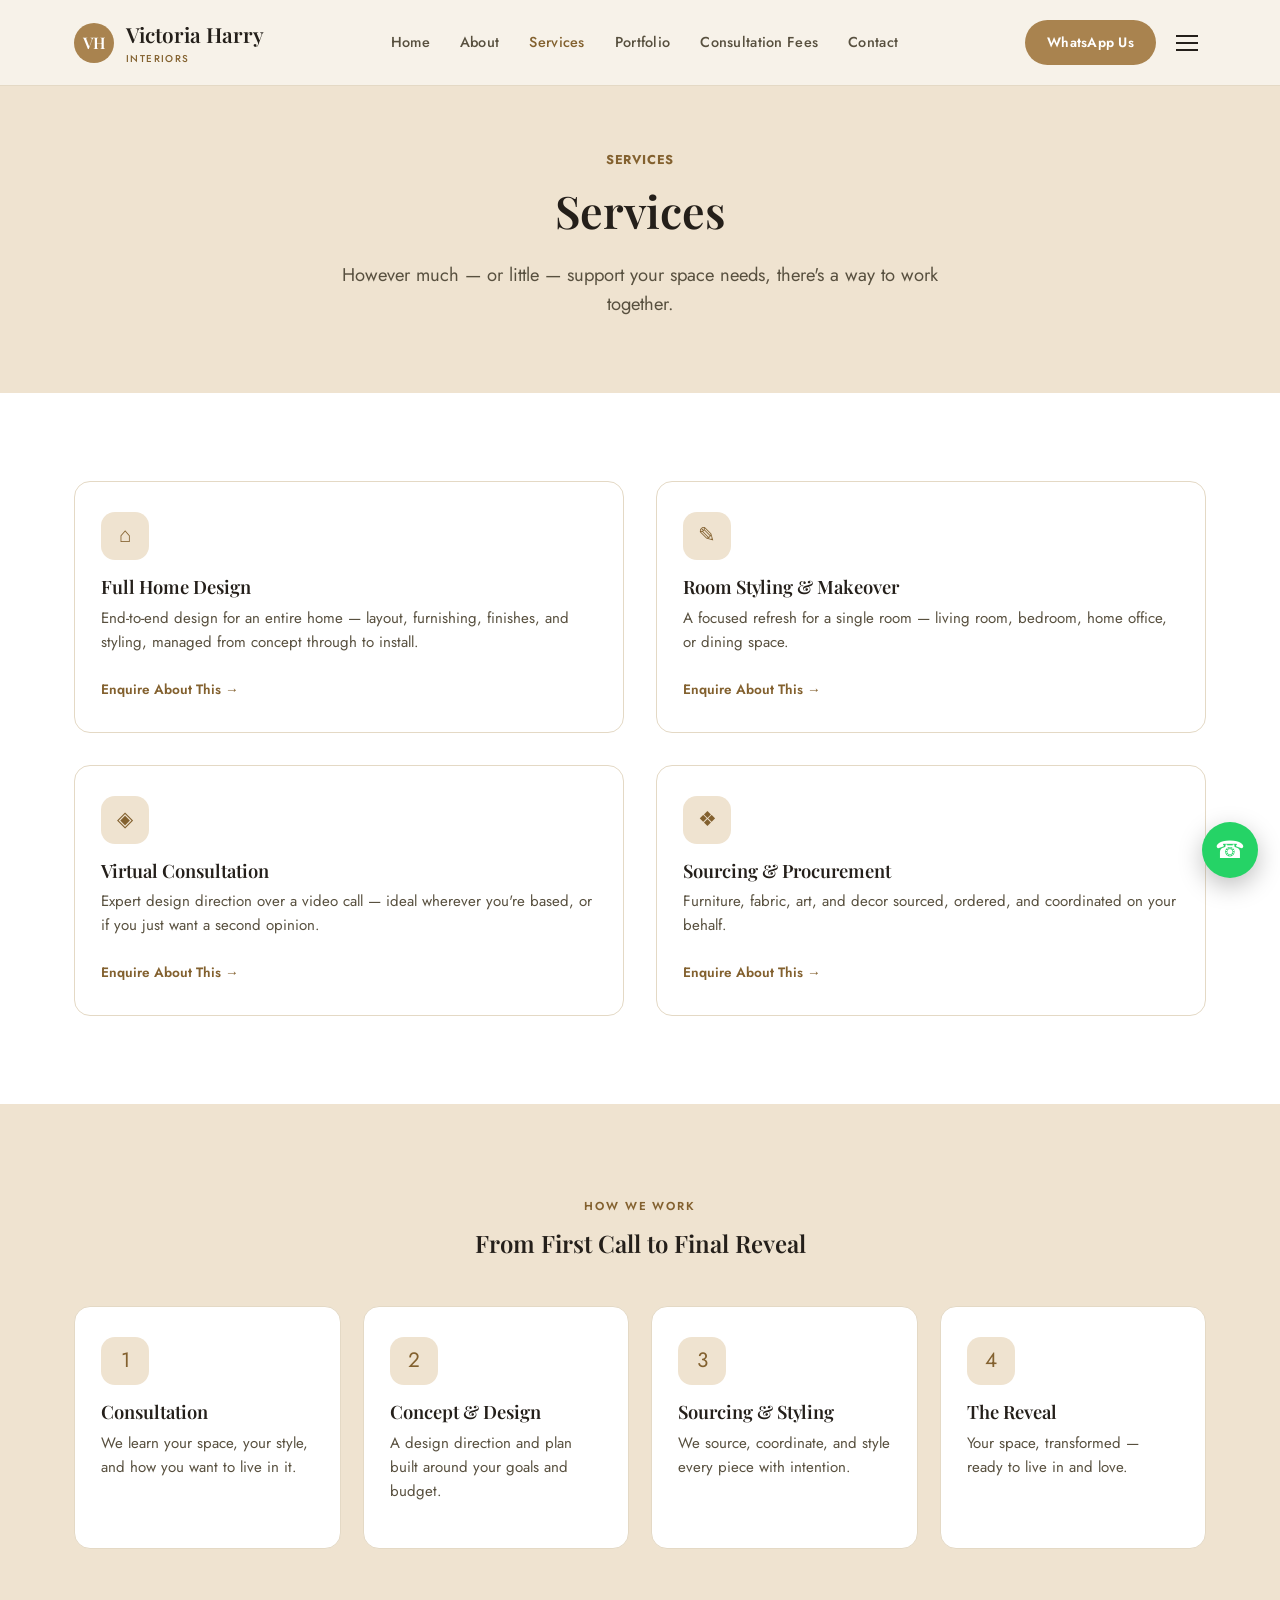
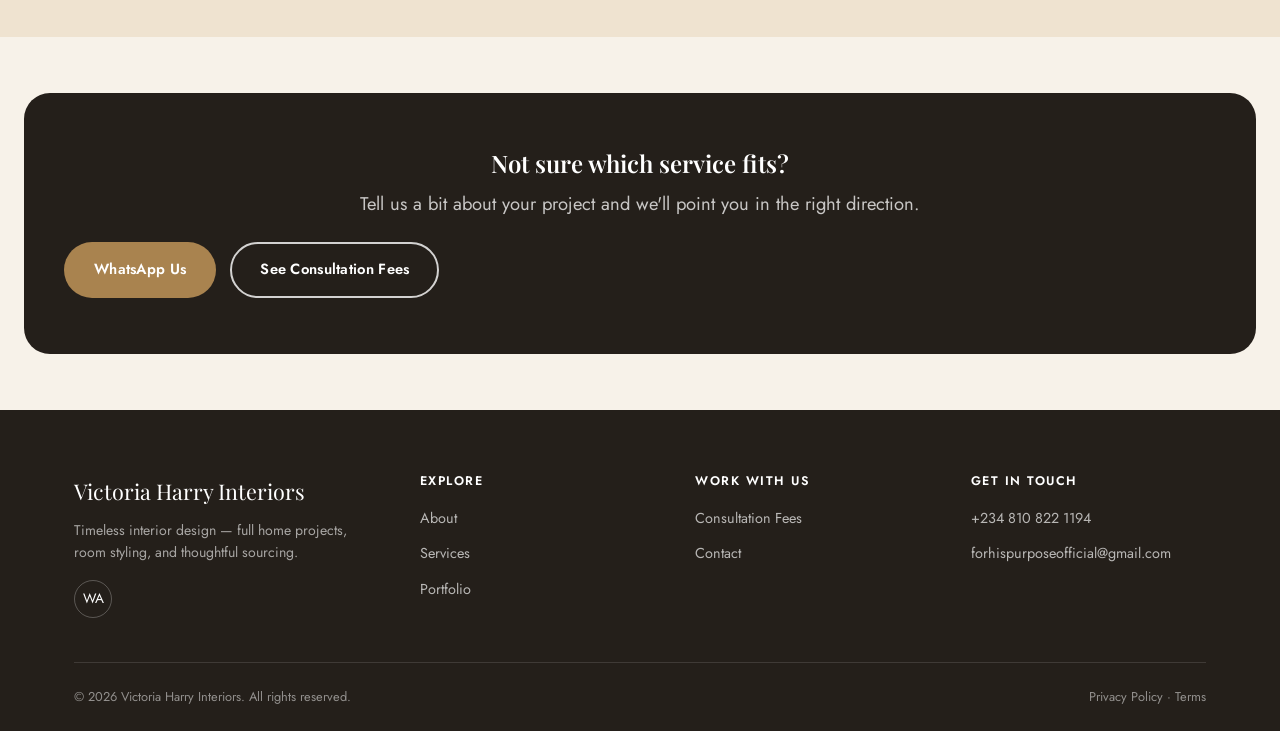
<file: services.html>
<!DOCTYPE html>
<html lang="en">
<head>
<meta charset="UTF-8">
<meta name="viewport" content="width=device-width, initial-scale=1.0">
<title>Services — Victoria Harry Interiors</title>
<meta name="description" content="Full home design, room styling, virtual consultations, and sourcing — services from Victoria Harry Interiors.">
<link rel="stylesheet" href="css/style.css">
</head>
<body>

<header class="site-header">
  <div class="header-inner">
    <a href="index.html" class="brand"><span class="brand-mark">VH</span><span>Victoria Harry<br><small>Interiors</small></span></a>
    <nav class="top-links">
      <a href="index.html" class="nav-link">Home</a>
      <a href="about.html" class="nav-link">About</a>
      <a href="services.html" class="nav-link">Services</a>
      <a href="portfolio.html" class="nav-link">Portfolio</a>
      <a href="consultation-fees.html" class="nav-link">Consultation Fees</a>
      <a href="contact.html" class="nav-link">Contact</a>
    </nav>
    <div class="header-cta">
      <a href="https://wa.me/2348108221194" target="_blank" rel="noopener" class="btn btn-brass btn-sm">WhatsApp Us</a>
      <button class="menu-toggle" aria-label="Open menu" id="menuToggle">
        <span></span><span></span><span></span>
      </button>
    </div>
  </div>
</header>

<div class="mobile-menu" id="mobileMenu">
  <div class="container mobile-menu-inner">
    <a href="index.html">Home</a>
    <a href="about.html">About</a>
    <a href="services.html">Services</a>
    <a href="portfolio.html">Portfolio</a>
    <a href="consultation-fees.html">Consultation Fees</a>
    <a href="contact.html">Contact</a>
    <a href="https://wa.me/2348108221194" target="_blank" rel="noopener" class="btn btn-brass">WhatsApp Us</a>
  </div>
</div>

<main>
  <section class="page-hero">
    <div class="container center">
      <div class="breadcrumb">Services</div>
      <h1>Services</h1>
      <p class="lede">However much — or little — support your space needs, there's a way to work together.</p>
    </div>
  </section>

  <!-- TEGA: these four service categories are a reasonable starting set — rename,
       combine, or add to them any time by editing this file directly. -->
  <section class="section section-alt">
    <div class="container">
      <div class="grid-2">
        <div class="card reveal">
          <div class="icon">⌂</div>
          <h3>Full Home Design</h3>
          <p>End-to-end design for an entire home — layout, furnishing, finishes, and styling, managed from concept through to install.</p>
          <a href="contact.html" class="card-link">Enquire About This →</a>
        </div>
        <div class="card reveal">
          <div class="icon">✎</div>
          <h3>Room Styling &amp; Makeover</h3>
          <p>A focused refresh for a single room — living room, bedroom, home office, or dining space.</p>
          <a href="contact.html" class="card-link">Enquire About This →</a>
        </div>
        <div class="card reveal">
          <div class="icon">◈</div>
          <h3>Virtual Consultation</h3>
          <p>Expert design direction over a video call — ideal wherever you're based, or if you just want a second opinion.</p>
          <a href="contact.html" class="card-link">Enquire About This →</a>
        </div>
        <div class="card reveal">
          <div class="icon">❖</div>
          <h3>Sourcing &amp; Procurement</h3>
          <p>Furniture, fabric, art, and decor sourced, ordered, and coordinated on your behalf.</p>
          <a href="contact.html" class="card-link">Enquire About This →</a>
        </div>
      </div>
    </div>
  </section>

  <!-- PROCESS -->
  <section class="section section-brass">
    <div class="container">
      <div class="center mb-lg">
        <span class="eyebrow">How We Work</span>
        <h2>From First Call to Final Reveal</h2>
      </div>
      <div class="grid-4">
        <div class="card reveal"><div class="icon">1</div><h3>Consultation</h3><p>We learn your space, your style, and how you want to live in it.</p></div>
        <div class="card reveal"><div class="icon">2</div><h3>Concept &amp; Design</h3><p>A design direction and plan built around your goals and budget.</p></div>
        <div class="card reveal"><div class="icon">3</div><h3>Sourcing &amp; Styling</h3><p>We source, coordinate, and style every piece with intention.</p></div>
        <div class="card reveal"><div class="icon">4</div><h3>The Reveal</h3><p>Your space, transformed — ready to live in and love.</p></div>
      </div>
    </div>
  </section>

  <section class="section-tight">
    <div class="cta-band">
      <h2>Not sure which service fits?</h2>
      <p class="lede">Tell us a bit about your project and we'll point you in the right direction.</p>
      <div class="btn-row center" style="margin-top:24px;">
        <a href="https://wa.me/2348108221194" target="_blank" rel="noopener" class="btn btn-brass">WhatsApp Us</a>
        <a href="consultation-fees.html" class="btn btn-outline-light">See Consultation Fees</a>
      </div>
    </div>
  </section>
</main>

<footer class="site-footer">
  <div class="container">
    <div class="footer-top">
      <div>
        <div class="footer-brand">Victoria Harry Interiors</div>
        <p class="footer-tagline">Timeless interior design — full home projects, room styling, and thoughtful sourcing.</p>
        <div class="social-row">
          <a href="https://wa.me/2348108221194" target="_blank" rel="noopener" aria-label="WhatsApp">WA</a>
        </div>
      </div>
      <div class="footer-col">
        <h4>Explore</h4>
        <ul>
          <li><a href="about.html">About</a></li>
          <li><a href="services.html">Services</a></li>
          <li><a href="portfolio.html">Portfolio</a></li>
        </ul>
      </div>
      <div class="footer-col">
        <h4>Work With Us</h4>
        <ul>
          <li><a href="consultation-fees.html">Consultation Fees</a></li>
          <li><a href="contact.html">Contact</a></li>
        </ul>
      </div>
      <div class="footer-col">
        <h4>Get In Touch</h4>
        <ul>
          <li><a href="https://wa.me/2348108221194" target="_blank" rel="noopener">+234 810 822 1194</a></li>
          <li><a href="mailto:forhispurposeofficial@gmail.com">forhispurposeofficial@gmail.com</a></li>
        </ul>
      </div>
    </div>
    <div class="footer-bottom">
      <span>© <span class="js-year"></span> Victoria Harry Interiors. All rights reserved.</span>
      <span><a href="#">Privacy Policy</a> · <a href="#">Terms</a></span>
    </div>
  </div>
</footer>

<a href="https://wa.me/2348108221194" target="_blank" rel="noopener" class="whatsapp-float" aria-label="Chat on WhatsApp">☎</a>

<script src="js/config.js"></script>
<script src="js/main.js"></script>
</body>
</html>
</file>
<file: css/style.css>
/* ===========================================================
   Victoria Harry Interiors — Stylesheet
   Palette: warm ivory, deep espresso ink, brass/taupe accent
   =========================================================== */

@import url('https://fonts.googleapis.com/css2?family=Playfair+Display:ital,wght@0,400;0,500;0,600;0,700;1,500&family=Jost:wght@400;500;600;700&display=swap');

:root{
  --ivory: #F7F2E9;
  --white: #FFFFFF;
  --ink: #241F1A;
  --ink-soft: #58503F;
  --brass: #A9834F;
  --brass-deep: #83612F;
  --brass-soft: #EFE3D0;
  --brass-mid: #C6A06A;
  --line: #E4D9C5;
  --shadow: 0 12px 32px rgba(36, 31, 26, 0.10);
  --radius: 16px;
  --maxw: 1180px;
  --serif: 'Playfair Display', Georgia, 'Times New Roman', serif;
  --sans: 'Jost', -apple-system, BlinkMacSystemFont, 'Segoe UI', sans-serif;
}

*,*::before,*::after{ box-sizing: border-box; }
html{ scroll-behavior: smooth; }
body{
  margin:0;
  font-family: var(--sans);
  color: var(--ink);
  background: var(--ivory);
  line-height: 1.6;
  -webkit-font-smoothing: antialiased;
}
img{ max-width:100%; display:block; }
a{ color: inherit; text-decoration:none; }
ul{ list-style:none; margin:0; padding:0; }
h1,h2,h3,h4{ font-family: var(--serif); font-weight:600; line-height:1.18; margin:0 0 .5em; color: var(--ink); }
p{ margin:0 0 1em; }
.container{ max-width: var(--maxw); margin:0 auto; padding: 0 24px; }
.eyebrow{
  display:inline-block; font-family: var(--sans); font-weight:600; letter-spacing:.16em;
  text-transform:uppercase; font-size:.72rem; color: var(--brass-deep); margin-bottom:14px;
}
.section{ padding: 88px 0; }
.section-tight{ padding: 56px 0; }
.section-alt{ background: var(--white); }
.section-brass{ background: var(--brass-soft); }
.center{ text-align:center; }
.lede{ font-size:1.15rem; color: var(--ink-soft); max-width: 640px; }
.center .lede{ margin-left:auto; margin-right:auto; }

/* Buttons */
.btn{
  display:inline-flex; align-items:center; justify-content:center; gap:8px;
  padding: 14px 28px; border-radius: 999px; font-weight:600; font-size:.92rem;
  cursor:pointer; border:2px solid transparent; transition: all .2s ease; white-space:nowrap;
  letter-spacing:.02em;
}
.btn-primary{ background: var(--ink); color: var(--white); }
.btn-primary:hover{ background: var(--brass-deep); }
.btn-brass{ background: var(--brass); color: var(--white); }
.btn-brass:hover{ background: var(--brass-deep); }
.btn-outline{ background: transparent; border-color: var(--ink); color: var(--ink); }
.btn-outline:hover{ background: var(--ink); color: var(--white); }
.btn-outline-light{ background: transparent; border-color: rgba(255,255,255,.8); color: var(--white); }
.btn-outline-light:hover{ background: var(--white); color: var(--ink); }
.btn-sm{ padding: 10px 20px; font-size:.85rem; }
.btn-row{ display:flex; gap:14px; flex-wrap:wrap; }
.center .btn-row{ justify-content:center; }

/* ================= HEADER ================= */
.site-header{
  position: sticky; top:0; z-index: 400;
  background: rgba(247,242,233,.92); backdrop-filter: blur(10px);
  border-bottom: 1px solid var(--line);
}
.header-inner{
  display:flex; align-items:center; justify-content:space-between;
  padding: 18px 24px; max-width: var(--maxw); margin:0 auto;
}
.brand{ display:flex; align-items:center; gap:12px; font-family: var(--serif); font-weight:600; font-size:1.3rem; color: var(--ink); }
.brand .brand-mark{
  width:40px; height:40px; border-radius:50%; background: var(--brass);
  color:#fff; display:flex; align-items:center; justify-content:center; font-family:var(--serif); font-size:1rem;
}
.brand small{ display:block; font-family: var(--sans); font-weight:500; font-size:.62rem; letter-spacing:.14em; color: var(--brass-deep); text-transform:uppercase; }

nav.top-links{ display:flex; align-items:center; gap:30px; }
nav.top-links a.nav-link{ font-weight:500; font-size:.9rem; color: var(--ink-soft); letter-spacing:.02em; }
nav.top-links a.nav-link:hover, nav.top-links a.nav-link.active{ color: var(--brass-deep); }

@media (max-width: 900px){
  nav.top-links{ display:none; }
  .header-inner{ padding: 14px 18px; }
  .brand{ font-size:1.05rem; gap:8px; }
  .brand .brand-mark{ width:34px; height:34px; font-size:.85rem; }
  .brand small{ display:none; }
  .header-cta{ gap:8px; }
  .header-cta .btn-sm{ padding:9px 14px; font-size:.8rem; }
}

.header-cta{ display:flex; align-items:center; gap:12px; }

/* Hamburger */
.menu-toggle{ background:none; border:none; cursor:pointer; padding:8px; }
.menu-toggle span{ display:block; width:22px; height:2px; background: var(--ink); margin:5px 0; transition: all .25s ease; }
.menu-toggle.open span:nth-child(1){ transform: translateY(7px) rotate(45deg); }
.menu-toggle.open span:nth-child(2){ opacity:0; }
.menu-toggle.open span:nth-child(3){ transform: translateY(-7px) rotate(-45deg); }

/* Full-screen mobile menu overlay */
.mobile-menu{
  position: fixed; inset:0; z-index: 300; background: var(--ivory);
  opacity:0; visibility:hidden; transform: translateY(-16px);
  transition: opacity .3s ease, transform .3s ease, visibility .3s ease;
  overflow-y:auto; padding-top: 112px;
}
.mobile-menu.open{ opacity:1; visibility:visible; transform: translateY(0); }
.mobile-menu-inner{ display:flex; flex-direction:column; gap:8px; padding-bottom:40px; }
.mobile-menu-inner a{ font-family: var(--serif); font-size:1.6rem; padding:10px 0; border-bottom:1px solid var(--line); color: var(--ink); }
.mobile-menu-inner a:hover{ color: var(--brass-deep); }
.mobile-menu .btn{ margin-top:24px; align-self:flex-start; }

/* ================= HERO (with real image) ================= */
.hero{
  position:relative; overflow:hidden; background: linear-gradient(180deg, var(--brass-soft), var(--ivory));
}
.hero-grid{
  display:grid; grid-template-columns: 1fr 1.15fr; gap:56px; align-items:center;
  padding: 90px 24px 70px; max-width: var(--maxw); margin:0 auto;
}
.hero h1{ font-size: clamp(2.4rem, 5vw, 3.6rem); margin-bottom:20px; }
.hero .lede{ max-width:520px; }
@media (max-width: 900px){ .hero-grid{ grid-template-columns:1fr; padding-top:48px; } }

/* ================= FULL-BLEED HERO (gradient placeholder until real photography lands) ================= */
.hero-full{
  min-height: 84vh; display:flex; align-items:flex-end;
  position:relative;
  background: linear-gradient(135deg, #3a2f22 0%, var(--brass-deep) 55%, var(--brass) 100%);
}
.hero-full.has-photo .hero-bg{ position:absolute; inset:0; z-index:0; }
.hero-full.has-photo .hero-bg img,
.hero-full.has-photo .hero-bg video{ width:100%; height:100%; object-fit:cover; object-position: center; }
.hero-overlay{
  position:absolute; inset:0;
  background: linear-gradient(180deg, rgba(20,15,10,.25) 0%, rgba(20,15,10,.45) 45%, rgba(20,15,10,.85) 100%);
}
.hero-content{
  position:relative; z-index:1; padding: 90px 24px 64px; color: var(--white); max-width: var(--maxw); margin: 0 auto; width:100%;
}
.hero-content .hero-eyebrow{ color: var(--brass-mid); text-shadow: 0 2px 10px rgba(0,0,0,.55); }
.hero-content h1{ color: var(--white); font-size: clamp(2.6rem, 6vw, 4.4rem); margin-bottom:20px; max-width:820px; text-shadow: 0 4px 20px rgba(0,0,0,.45); }
.hero-content .hero-lede{ color: rgba(255,255,255,.92); max-width:600px; text-shadow: 0 2px 12px rgba(0,0,0,.4); }
@media (max-width: 900px){
  .hero-full{ min-height:74vh; }
  .hero-content{ padding: 70px 20px 48px; }
}

/* ================= GRIDS / CARDS ================= */
.grid-4{ display:grid; grid-template-columns: repeat(4,1fr); gap:22px; }
.grid-3{ display:grid; grid-template-columns: repeat(3,1fr); gap:26px; }
.grid-2{ display:grid; grid-template-columns: repeat(2,1fr); gap:32px; }
@media (max-width: 980px){ .grid-4{ grid-template-columns: repeat(2,1fr); } .grid-3{ grid-template-columns: 1fr 1fr; } }
@media (max-width: 620px){ .grid-4, .grid-3, .grid-2{ grid-template-columns: 1fr; } }

.card{
  background: var(--white); border:1px solid var(--line); border-radius: var(--radius);
  padding: 30px 26px; transition: transform .2s ease, box-shadow .2s ease;
}
.card:hover{ transform: translateY(-4px); box-shadow: var(--shadow); }
.card .icon{
  width:48px; height:48px; border-radius:14px; background: var(--brass-soft); color: var(--brass-deep);
  display:flex; align-items:center; justify-content:center; font-size:1.3rem; margin-bottom:16px;
}
.card h3{ font-size:1.15rem; margin-bottom:8px; }
.card p{ color: var(--ink-soft); font-size:.94rem; }
.card-link{ display:inline-flex; align-items:center; gap:6px; font-weight:600; font-size:.85rem; color: var(--brass-deep); margin-top:10px; }

/* Project / portfolio cards — gradient placeholder "photo" until real images are added */
.project-card{ background: var(--white); border-radius: var(--radius); overflow:hidden; border:1px solid var(--line); }
.project-media{
  height:220px; position:relative;
  background: linear-gradient(135deg, var(--brass-mid), var(--brass-deep));
  display:flex; align-items:center; justify-content:center;
}
.project-media img{ width:100%; height:100%; object-fit:cover; }
.project-media span{ color:#fff; font-family:var(--serif); font-size:1rem; opacity:.92; text-align:center; padding: 0 20px; }
.project-body{ padding:22px; }
.project-tag{ font-size:.7rem; font-weight:700; letter-spacing:.08em; text-transform:uppercase; color: var(--brass-deep); }
.project-body h3{ font-size:1.08rem; margin:8px 0; }

/* Split section */
.split{ display:grid; grid-template-columns: 1fr 1fr; gap:60px; align-items:center; }
@media (max-width: 900px){ .split{ grid-template-columns:1fr; gap:32px; } }
.split img, .split .img-frame{ border-radius: var(--radius); box-shadow: var(--shadow); }
.img-frame{ overflow:hidden; }
.img-frame img{ width:100%; object-fit:cover; }
.img-frame.placeholder{
  aspect-ratio: 4/5; background: linear-gradient(135deg, var(--brass-mid), var(--brass-deep));
  display:flex; align-items:center; justify-content:center; color:#fff; font-family:var(--serif); text-align:center; padding:24px;
}

/* Badges list */
.check-list{ margin-top:18px; }
.check-list li{ display:flex; gap:12px; align-items:flex-start; margin-bottom:12px; }
.check-list li .dot{
  width:22px; height:22px; border-radius:50%; background: var(--brass); color:#fff; flex:none;
  display:flex; align-items:center; justify-content:center; font-size:.7rem; margin-top:2px;
}

/* CTA band */
.cta-band{
  background: var(--ink); color: var(--white); border-radius: 26px; padding: 56px 40px;
  text-align:center; margin: 0 24px;
}
.cta-band h2{ color:#fff; }
.cta-band p{ color: rgba(255,255,255,.75); }
.cta-band .lede{ margin-left:auto; margin-right:auto; }

/* Forms */
.form-card{
  background: var(--white); border:1px solid var(--line); border-radius: var(--radius);
  padding: 32px; box-shadow: var(--shadow);
}
.field{ margin-bottom:18px; }
.field label{ display:block; font-weight:600; font-size:.85rem; margin-bottom:6px; }
.field input, .field select, .field textarea{
  width:100%; padding:12px 14px; border-radius:10px; border:1.5px solid var(--line);
  font-family: var(--sans); font-size:.95rem; background: var(--ivory); color: var(--ink);
}
.field input:focus, .field select:focus, .field textarea:focus{ outline:none; border-color: var(--brass); background:#fff; }
.field-row{ display:grid; grid-template-columns:1fr 1fr; gap:16px; }
@media (max-width:560px){ .field-row{ grid-template-columns:1fr; } }
.form-note{ font-size:.8rem; color:#8a7c6a; margin-top:10px; }
.form-success{ display:none; background: var(--brass-soft); color: var(--brass-deep); padding:14px 18px; border-radius:12px; font-weight:600; font-size:.9rem; margin-top:14px; }

/* Placeholder tag */
.placeholder-note{
  display:inline-flex; align-items:center; gap:6px; background:#FDF3E4; border:1px dashed var(--brass-mid);
  color: var(--brass-deep); font-size:.76rem; font-weight:600; padding:6px 12px; border-radius:999px; margin-bottom:14px;
}

/* ================= FOOTER ================= */
.site-footer{ background: var(--ink); color: rgba(255,255,255,.82); padding-top:64px; }
.footer-top{ display:grid; grid-template-columns: 1.3fr 1fr 1fr 1fr; gap:40px; padding-bottom:44px; border-bottom:1px solid rgba(255,255,255,.12); }
@media (max-width: 900px){ .footer-top{ grid-template-columns: 1fr 1fr; } }
@media (max-width: 560px){ .footer-top{ grid-template-columns: 1fr; } }
.footer-brand{ font-family: var(--serif); font-size:1.35rem; color:#fff; margin-bottom:10px; }
.footer-tagline{ font-size:.88rem; color: rgba(255,255,255,.6); max-width:280px; }
.footer-col h4{ color:#fff; font-family: var(--sans); font-size:.78rem; letter-spacing:.12em; text-transform:uppercase; margin-bottom:16px; }
.footer-col li{ margin-bottom:10px; }
.footer-col a{ font-size:.9rem; color: rgba(255,255,255,.68); }
.footer-col a:hover{ color: var(--brass-mid); }
.social-row{ display:flex; gap:12px; margin-top:16px; }
.social-row a{
  width:38px; height:38px; border-radius:50%; border:1px solid rgba(255,255,255,.25);
  display:flex; align-items:center; justify-content:center; font-size:.85rem; color:#fff;
}
.social-row a:hover{ background: var(--brass); border-color: var(--brass); }
.footer-bottom{ display:flex; justify-content:space-between; align-items:center; flex-wrap:wrap; gap:12px; padding: 24px 0; font-size:.8rem; color: rgba(255,255,255,.5); }
.footer-bottom a{ color: rgba(255,255,255,.5); }
.footer-bottom a:hover{ color:#fff; }

/* Page hero (interior pages) */
.page-hero{ background: var(--brass-soft); padding: 64px 0 56px; }
.page-hero h1{ font-size: clamp(2rem, 4vw, 2.8rem); }
.breadcrumb{ font-size:.8rem; color: var(--brass-deep); font-weight:700; letter-spacing:.06em; text-transform:uppercase; margin-bottom:14px; }

/* Floating WhatsApp button */
.whatsapp-float{
  position: fixed; right:22px; bottom:22px; z-index: 350;
  width:56px; height:56px; border-radius:50%; background:#25D366; color:#fff;
  display:flex; align-items:center; justify-content:center; font-size:1.5rem;
  box-shadow: 0 8px 24px rgba(0,0,0,.25); transition: transform .2s ease;
}
.whatsapp-float:hover{ transform: scale(1.08); }

/* Utility */
.mt-lg{ margin-top:48px; }
.mb-lg{ margin-bottom:48px; }
.tag-row{ display:flex; gap:8px; flex-wrap:wrap; margin-top:18px; }
.tag-pill{ background: var(--brass-soft); color: var(--brass-deep); font-size:.76rem; font-weight:700; padding:6px 14px; border-radius:999px; }

/* Reveal-on-scroll (JS toggles opacity/transform) */
.reveal{ }
</file>
